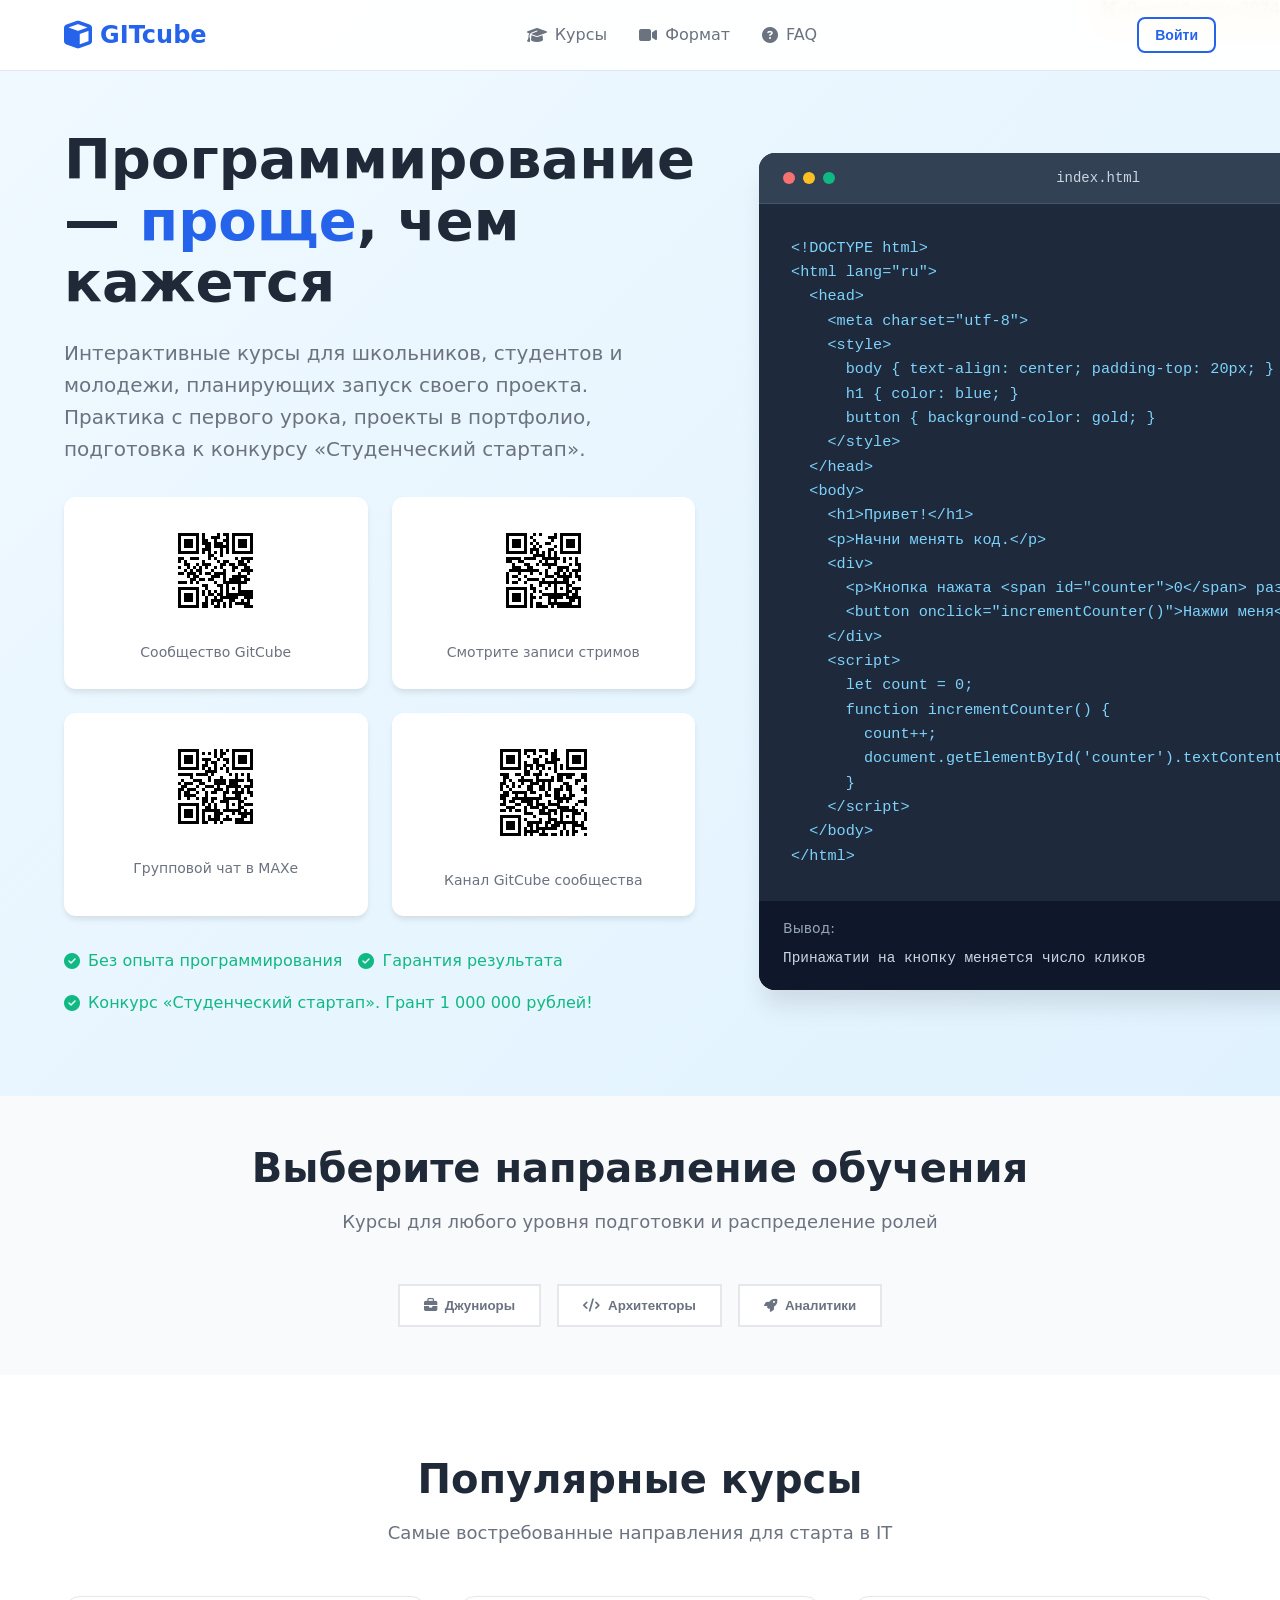
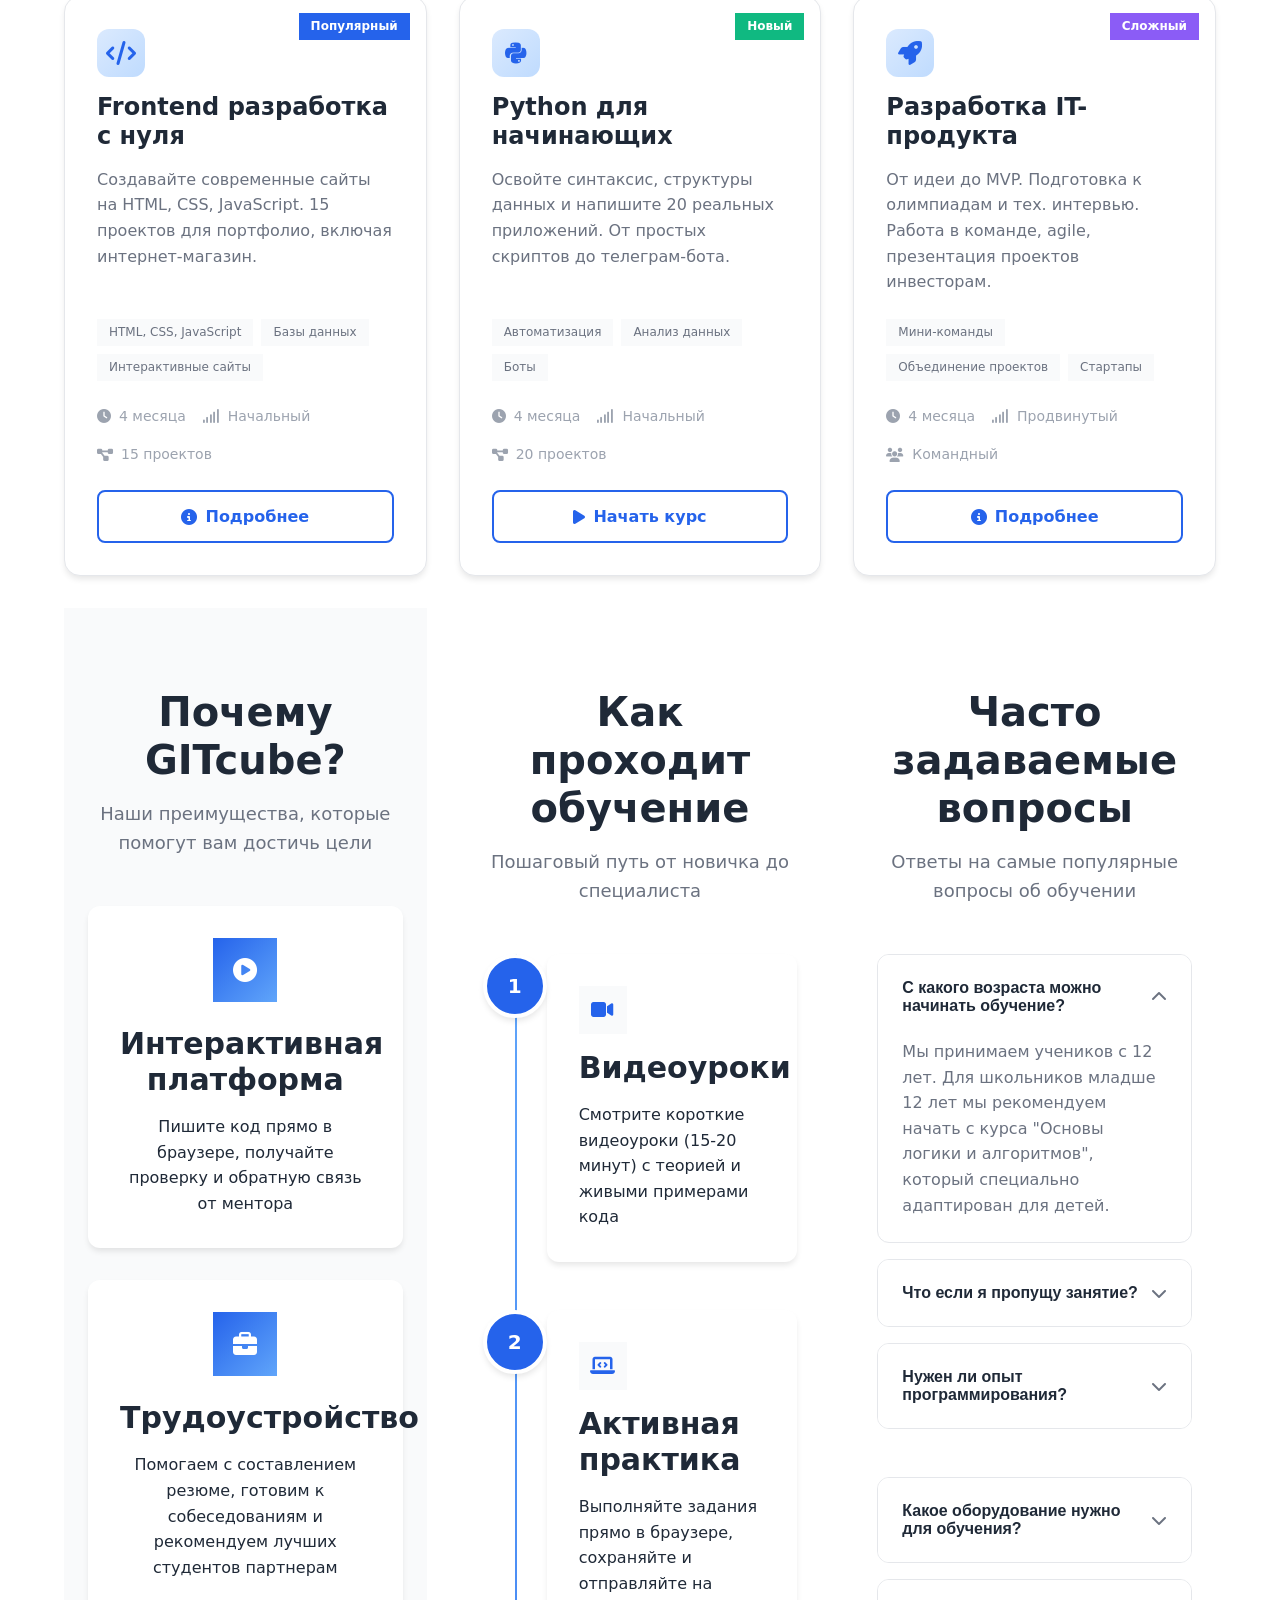
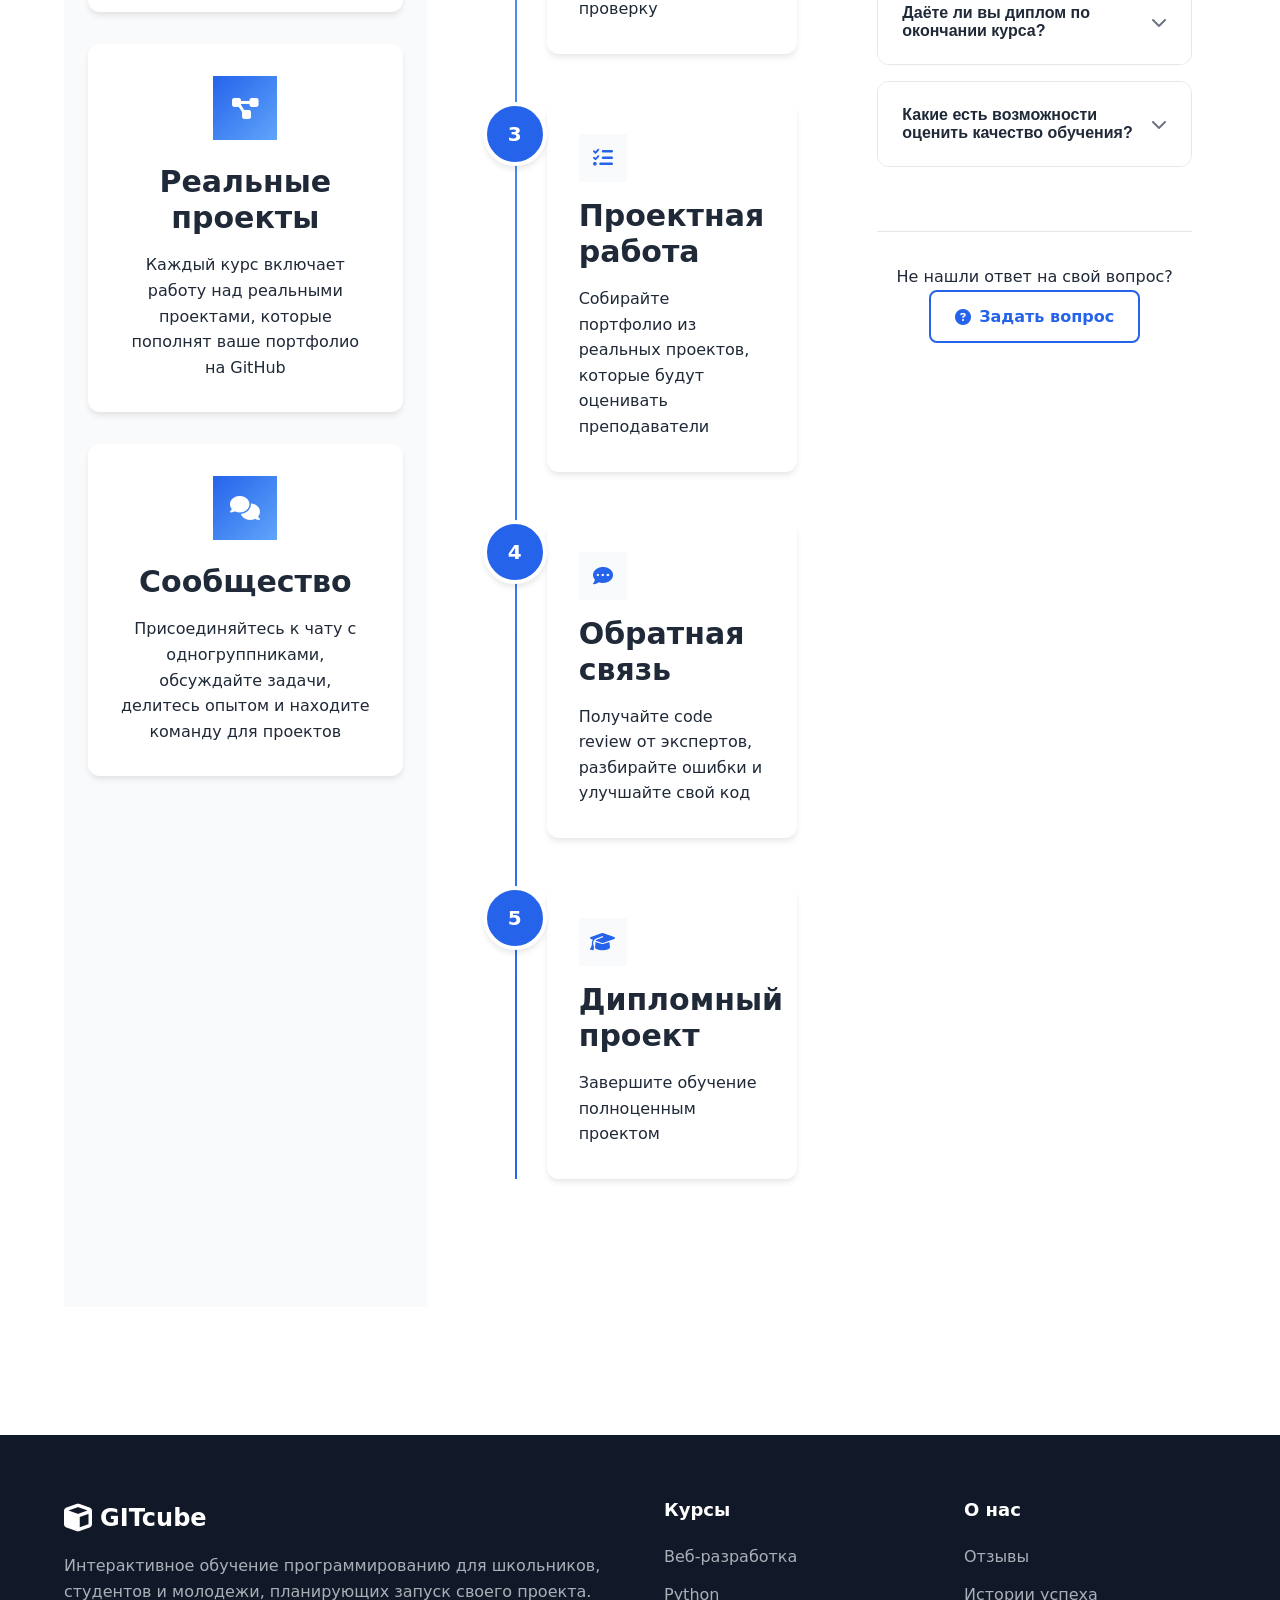
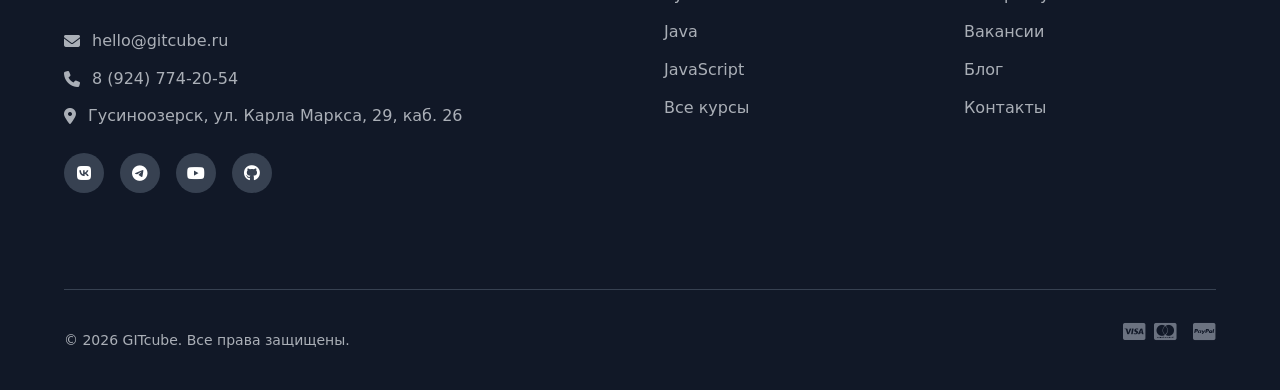
<file: index.html>
<!DOCTYPE html>
<html lang="ru">
<head>
    <meta charset="UTF-8">
    <meta name="viewport" content="width=device-width, initial-scale=1.0">
    <title>GITcube — интерактивное обучение программированию с нуля</title>
    <link rel="stylesheet" href="https://cdnjs.cloudflare.com/ajax/libs/font-awesome/6.4.0/css/all.min.css">
    <link rel="stylesheet" href="style.css">
</head>
<body>
    <!-- Шапка -->
    <header class="header">
        <div class="container">
            <a href="https://newitcube.github.io/" class="logo">
                <i class="fas fa-cube"></i> GITcube
            </a>
            <nav class="nav">
                <a href="#courses" class="nav-link"><i class="fas fa-graduation-cap"></i> Курсы</a>
                <a href="#format" class="nav-link"><i class="fas fa-video"></i> Формат</a>

                <a href="#faq" class="nav-link"><i class="fas fa-question-circle"></i> FAQ</a>
            </nav>
            <div class="header-actions">
                <button class="btn btn-outline btn-small" id="loginBtn">Войти</button>
            </div>
            <button class="burger-menu" id="burgerMenu">☰</button>
        </div>
    </header>

    <!-- Мобильное меню -->
    <div class="mobile-menu" id="mobileMenu">
        <div class="mobile-menu-header">
            <a href="/" class="logo">
                <i class="fas fa-cube"></i> GITcube
            </a>
            <button class="close-menu" id="closeMenu">×</button>
        </div>
        <nav class="mobile-nav">
            <a href="#courses" class="mobile-nav-link"><i class="fas fa-graduation-cap"></i> Курсы</a>
            <a href="#format" class="mobile-nav-link"><i class="fas fa-video"></i> Формат</a>
            <a href="#faq" class="mobile-nav-link"><i class="fas fa-question-circle"></i> FAQ</a>
        </nav>
        <div class="mobile-actions">
            <button class="btn btn-outline btn-block">Войти</button>
            <button class="btn btn-primary btn-block">Начать учиться</button>
        </div>
    </div>

    <main class="main">

        <!-- Герой-секция -->

        <section class="hero">
            <div class="container">
                <div class="hero-content">
                    <h1 class="hero-title">Программирование — <span class="highlight">проще</span>, чем кажется</h1>
                    <p class="hero-subtitle">Интерактивные курсы для школьников, студентов и молодежи, планирующих запуск своего проекта. Практика с первого урока, проекты в портфолио, подготовка к конкурсу «Студенческий стартап».</p>
                    
<div class="hero-stats">
  <div class="stat">
    <span class="stat-number"><img src="images/1vk.com_gitcube.png" alt=""></span>
    <span class="stat-label">
        <a href="https://vk.com/gitcube" target="_blank" rel="noopener noreferrer" style="text-decoration: none; color: inherit;">Сообщество GitCube</a>
    </span>
  </div>

  <div class="stat">
    <span class="stat-number"><img src="images/2vkvideo.ru_gitcube.png" alt=""></span>
    <span class="stat-label">
        <a href="https://live.vkvideo.ru/gitcube" target="_blank" rel="noopener noreferrer" style="text-decoration: none; color: inherit;">Смотрите записи стримов</a>
    </span>
  </div>

  <div class="stat">
    <span class="stat-number"><img src="images/3vk.com_max.png" alt=""></span>
    <span class="stat-label">
        <a href="https://web.max.ru/-70603371353470" target="_blank" rel="noopener noreferrer" style="text-decoration: none; color: inherit;">Групповой чат в МАХе</a>
    </span>
  </div>

  <div class="stat">
    <span class="stat-number"><img src="images/4vk.com_channel.png" alt=""></span>
    <span class="stat-label">
        <a href="https://vk.com/im/channels/-234893193" target="_blank" rel="noopener noreferrer" style="text-decoration: none; color: inherit;">Канал GitCube сообщества</a>
    </span>
  </div>
</div>

<!-- Кнопка - Начать учиться
                    <div class="hero-actions">
                        <a href="https://newitcube.github.io/editor.html" target="_blank" class="btn btn-primary btn-large">
                            <i class="fas fa-play-circle"></i> Начать учиться
                        </a>
                    </div>
 -->
                    <div class="hero-features">
                        <div class="feature-item">
                            <i class="fas fa-check-circle"></i>
                            <span>Без опыта программирования</span>
                        </div>
                        <div class="feature-item">
                            <i class="fas fa-check-circle"></i>
                            <span>Гарантия результата</span>
                        </div>
                        <div class="feature-item">
                            <i class="fas fa-check-circle"></i>
                            <span>Конкурс «Студенческий стартап».  Грант 1 000 000 рублей!</span>
                        </div>
                    </div>
                </div>
                
                <div class="hero-visual">
                    <div class="code-editor-preview">
                        <div class="editor-header">
                            <div class="editor-dots">
                                <span class="dot red"></span>
                                <span class="dot yellow"></span>
                                <span class="dot green"></span>
                            </div>
                            <span class="editor-title">index.html</span>
                            <div class="editor-actions">
                                <i class="fas fa-play"></i>
                            </div>
                        </div>
                        <pre class="code-preview"><code>&lt;!DOCTYPE html&gt;
&lt;html lang=&quot;ru&quot;&gt;
  &lt;head&gt;
    &lt;meta charset=&quot;utf-8&quot;&gt;
    &lt;style&gt;
      body { text-align: center; padding-top: 20px; }
      h1 { color: blue; }
      button { background-color: gold; }
    &lt;/style&gt;
  &lt;/head&gt;
  &lt;body&gt;
    &lt;h1&gt;Привет!&lt;/h1&gt;
    &lt;p&gt;Начни менять код.&lt;/p&gt;
    &lt;div&gt;
      &lt;p&gt;Кнопка нажата &lt;span id=&quot;counter&quot;&gt;0&lt;/span&gt; раз(а)&lt;/p&gt;
      &lt;button onclick=&quot;incrementCounter()&quot;&gt;Нажми меня&lt;/button&gt;
    &lt;/div&gt;
    &lt;script&gt;
      let count = 0;
      function incrementCounter() {
        count++;
        document.getElementById(&#39;counter&#39;).textContent = count;
      }
    &lt;/script&gt;
  &lt;/body&gt;
&lt;/html&gt;</code></pre>
                        <div class="editor-footer">
                            <div class="output-preview">
                                <span class="output-label">Вывод:</span>
                                <div class="output-content">
                                    <span class="output-line">Принажатии на кнопку меняется число кликов</span>
                                </div>
                            </div>
                        </div>
                    </div>
                    
                    <div class="floating-elements">
                        <div class="floating-badge badge-1">
                            <i class="fas fa-medal"></i>
                            <span>Лучший курс 2024</span>
                        </div>
                    </div>
                </div>
            </div>
        </section>

        <!-- Категории курсов -->
        <section class="categories">
            <div class="container">
                <h2 class="section-title">Выберите направление обучения</h2>
                <p class="section-subtitle">Курсы для любого уровня подготовки и  распределение ролей</p>
                
                <div class="category-tabs">

                    <button class="category-tab" data-category="job">
                        <i class="fas fa-briefcase"></i> Джуниоры
                    </button>

                    <button class="category-tab" data-category="programming">
                        <i class="fas fa-code"></i> Архитекторы
                    </button>

                    <button class="category-tab" data-category="advanced">
                        <i class="fas fa-rocket"></i> Аналитики
                    </button>

                </div>
            </div>
        </section>

        <!-- Популярные курсы -->
        <section id="courses" class="courses">
            <div class="container">
                <div class="section-header">
                    <h2 class="section-title">Популярные курсы</h2>
                    <p class="section-subtitle">Самые востребованные направления для старта в IT</p>
                </div>
                
                <div class="courses-grid">

<!-- Веб-разработка -->
<div class="course-card" data-category="programming">
    <div class="course-badge popular">Популярный</div>
    <div class="course-header">
        <div class="course-icon">
            <i class="fas fa-code"></i>
        </div>
    </div>
    <h3 class="course-title">Frontend разработка с нуля</h3>
    <p class="course-description">Создавайте современные сайты на HTML, CSS, JavaScript. 15 проектов для портфолио, включая интернет-магазин.</p>

    <div class="course-features">
        <span class="feature-tag">HTML, CSS, JavaScript</span>
        <span class="feature-tag">Базы данных</span>
        <span class="feature-tag">Интерактивные сайты</span>
    </div>

    <div class="course-meta">
        <div class="meta-item">
            <i class="fas fa-clock"></i>
            <span>4 месяца</span>
        </div>
        <div class="meta-item">
            <i class="fas fa-signal"></i>
            <span>Начальный</span>
        </div>
        <div class="meta-item">
            <i class="fas fa-project-diagram"></i>
            <span>15 проектов</span>
        </div>
    </div>

     <!-- Кнопка-ссылка  -->
                        <a href="https://newitcube.github.io/development.html" rel="noopener noreferrer" class="btn btn-outline btn-block" style="text-decoration: none; display: flex; align-items: center; justify-content: center; gap: 8px;">
    <i class="fas fa-info-circle"></i> Подробнее
</a>

</div>


<!-- Python -->
<div class="course-card" data-category="programming">
    <div class="course-badge new">Новый</div>
    <div class="course-header">
        <div class="course-icon">
            <i class="fab fa-python"></i>
        </div>
    </div>
    <h3 class="course-title">Python для начинающих</h3>
    <p class="course-description">Освойте синтаксис, структуры данных и напишите 20 реальных приложений. От простых скриптов до телеграм-бота.</p>

    <div class="course-features">
        <span class="feature-tag">Автоматизация</span>
        <span class="feature-tag">Анализ данных</span>
        <span class="feature-tag">Боты</span>
    </div>

    <div class="course-meta">
        <div class="meta-item">
            <i class="fas fa-clock"></i>
            <span>4 месяца</span>
        </div>
        <div class="meta-item">
            <i class="fas fa-signal"></i>
            <span>Начальный</span>
        </div>
        <div class="meta-item">
            <i class="fas fa-project-diagram"></i>
            <span>20 проектов</span>
        </div>
    </div>

    <!-- Кнопка-ссылка  -->
    <a href="https://newitcube.github.io/editorpy.html" target="_blank" rel="noopener noreferrer" class="btn btn-outline btn-block" style="text-decoration: none; display: flex; align-items: center; justify-content: center; gap: 8px;">
        <i class="fas fa-play"></i> Начать курс
    </a>
</div>


                    <!-- Разработка IT-продукта -->
                    <div class="course-card" data-category="advanced">
                        <div class="course-badge advanced">Сложный</div>
                        <div class="course-header">
                            <div class="course-icon">
                                <i class="fas fa-rocket"></i>
                            </div>
                        </div>
                        <h3 class="course-title">Разработка IT-продукта</h3>
                        <p class="course-description">От идеи до MVP. Подготовка к олимпиадам и тех. интервью. Работа в команде, agile, презентация проектов инвесторам.</p>
                        

    <div class="course-features">
        <span class="feature-tag">Мини-команды</span>
        <span class="feature-tag">Объединение проектов</span>
        <span class="feature-tag">Стартапы</span>
    </div>

                        <div class="course-meta">
                            <div class="meta-item">
                                <i class="fas fa-clock"></i>
                                <span>4 месяца</span>
                            </div>
                            <div class="meta-item">
                                <i class="fas fa-signal"></i>
                                <span>Продвинутый</span>
                            </div>
                            <div class="meta-item">
                                <i class="fas fa-users"></i>
                                <span>Командный</span>
                            </div>
                        </div>
     <!-- Кнопка-ссылка  -->
                        <a href="https://newitcube.github.io/developmentpro.html" rel="noopener noreferrer" class="btn btn-outline btn-block" style="text-decoration: none; display: flex; align-items: center; justify-content: center; gap: 8px;">
    <i class="fas fa-info-circle"></i> Подробнее
</a>

                    </div>


        <!-- Преимущества обучения -->
        <section class="benefits">
            <div class="container">
                <div class="section-header">
                    <h2 class="section-title">Почему GITcube?</h2>
                    <p class="section-subtitle">Наши преимущества, которые помогут вам достичь цели</p>
                </div>
                
                <div class="benefits-grid">
                    <div class="benefit-card">
                        <div class="benefit-icon">
                            <i class="fas fa-play-circle"></i>
                        </div>
                        <h3>Интерактивная платформа</h3>
                        <p>Пишите код прямо в браузере, получайте проверку и обратную связь от ментора</p>
                    </div>
                    
                    <div class="benefit-card">
                        <div class="benefit-icon">
                            <i class="fas fa-briefcase"></i>
                        </div>
                        <h3>Трудоустройство</h3>
                        <p>Помогаем с составлением резюме, готовим к собеседованиям и рекомендуем лучших студентов партнерам</p>
                    </div>
                    
                    <div class="benefit-card">
                        <div class="benefit-icon">
                            <i class="fas fa-project-diagram"></i>
                        </div>
                        <h3>Реальные проекты</h3>
                        <p>Каждый курс включает работу над реальными проектами, которые пополнят ваше портфолио на GitHub</p>
                    </div>
                    
                    <div class="benefit-card">
                        <div class="benefit-icon">
                            <i class="fas fa-comments"></i>
                        </div>
                        <h3>Сообщество</h3>
                        <p>Присоединяйтесь к чату с одногруппниками, обсуждайте задачи, делитесь опытом и находите команду для проектов</p>
                    </div>
                </div>
            </div>
        </section>

        <!-- Формат обучения -->
        <section id="format" class="format">
            <div class="container">
                <div class="section-header">
                    <h2 class="section-title">Как проходит обучение</h2>
                    <p class="section-subtitle">Пошаговый путь от новичка до специалиста</p>
                </div>
                
                <div class="format-timeline">
                    <div class="timeline-step">
                        <div class="step-number">1</div>
                        <div class="step-content">
                            <div class="step-icon">
                                <i class="fas fa-video"></i>
                            </div>
                            <h3>Видеоуроки</h3>
                            <p>Смотрите короткие видеоуроки (15-20 минут) с теорией и живыми примерами кода</p>
                        </div>
                    </div>
                    
                    <div class="timeline-step">
                        <div class="step-number">2</div>
                        <div class="step-content">
                            <div class="step-icon">
                                <i class="fas fa-laptop-code"></i>
                            </div>
                            <h3>Активная практика</h3>
                            <p>Выполняйте задания прямо в браузере, сохраняйте и отправляйте на проверку</p>
                        </div>
                    </div>
                    
                    <div class="timeline-step">
                        <div class="step-number">3</div>
                        <div class="step-content">
                            <div class="step-icon">
                                <i class="fas fa-tasks"></i>
                            </div>
                            <h3>Проектная работа</h3>
                            <p>Собирайте портфолио из реальных проектов, которые будут оценивать преподаватели</p>
                        </div>
                    </div>
                    
                    <div class="timeline-step">
                        <div class="step-number">4</div>
                        <div class="step-content">
                            <div class="step-icon">
                                <i class="fas fa-comment-dots"></i>
                            </div>
                            <h3>Обратная связь</h3>
                            <p>Получайте code review от экспертов, разбирайте ошибки и улучшайте свой код</p>
                        </div>
                    </div>
                    
                    <div class="timeline-step">
                        <div class="step-number">5</div>
                        <div class="step-content">
                            <div class="step-icon">
                                <i class="fas fa-graduation-cap"></i>
                            </div>
                            <h3>Дипломный проект</h3>
                            <p>Завершите обучение полноценным проектом</p>
                        </div>
                    </div>
                </div>
            </div>
        </section>

              <!-- FAQ -->
        <section id="faq" class="faq">
            <div class="container">
                <div class="section-header">
                    <h2 class="section-title">Часто задаваемые вопросы</h2>
                    <p class="section-subtitle">Ответы на самые популярные вопросы об обучении</p>
                </div>
                
                <div class="faq-grid">
                    <div class="faq-column">
                        <div class="faq-item active">
                            <button class="faq-question">
                                <span>С какого возраста можно начинать обучение?</span>
                                <i class="fas fa-chevron-down"></i>
                            </button>
                            <div class="faq-answer">
                                <p>Мы принимаем учеников с 12 лет. Для школьников младше 12 лет мы рекомендуем начать с курса "Основы логики и алгоритмов", который специально адаптирован для детей.</p>
                            </div>
                        </div>
                        
                        <div class="faq-item">
                            <button class="faq-question">
                                <span>Что если я пропущу занятие?</span>
                                <i class="fas fa-chevron-down"></i>
                            </button>
                            <div class="faq-answer">
                                <p>Все занятия доступны в записи. Вы можете смотреть их в любое удобное время и задавать вопросы преподавателю в чате.</p>
                            </div>
                        </div>
                        
                        <div class="faq-item">
                            <button class="faq-question">
                                <span>Нужен ли опыт программирования?</span>
                                <i class="fas fa-chevron-down"></i>
                            </button>
                            <div class="faq-answer">
                                <p>Нет, большинство курсов рассчитаны на новичков. Мы начинаем с самых основ: установки программ, синтаксиса языка, базовых конструкций.</p>
                            </div>
                        </div>
                    </div>
                    
                    <div class="faq-column">
                        <div class="faq-item">
                            <button class="faq-question">
                                <span>Какое оборудование нужно для обучения?</span>
                                <i class="fas fa-chevron-down"></i>
                            </button>
                            <div class="faq-answer">
                                <p>Достаточно смартфона, планшета, мини ПК, ТВ приставки с браузером, обычного компьютера или ноутбука с доступом в интернет. Для программирования подойдёт даже не самый мощный компьютер.</p>
                            </div>
                        </div>
                        
                        <div class="faq-item">
                            <button class="faq-question">
                                <span>Даёте ли вы диплом по окончании курса?</span>
                                <i class="fas fa-chevron-down"></i>
                            </button>
                            <div class="faq-answer">
                                <p>Да, после успешного завершения курса и защиты дипломного проекта вы получите электронный диплом, который можно добавить в LinkedIn и резюме. Но главное то, что у вас появляется возможность участвовать в государственных грантах и получить возможность создать свой стартап.</p>
                            </div>
                        </div>
                        
                        <div class="faq-item">
                            <button class="faq-question">
                                <span>Какие есть возможности оценить качество обучения?</span>
                                <i class="fas fa-chevron-down"></i>
                            </button>
                            <div class="faq-answer">
                                <p>Качество обучения зависит от учебной программы и усилий студента, наша программа предлагает глубокое обучение основанное на идеях концепции открытого исходного кода.</p>
                            </div>
                        </div>
                    </div>
                </div>
                
                <div class="faq-contact">
                    <p>Не нашли ответ на свой вопрос?</p>
                    <a href="#contact" class="btn btn-outline">
                        <i class="fas fa-question-circle"></i> Задать вопрос
                    </a>
                </div>
            </div>
        </section>


    </main>

    <!-- Футер -->
    <footer class="footer">
        <div class="container">
            <div class="footer-content">
                <div class="footer-col footer-col-main">
                    <a href="/" class="logo footer-logo">
                        <i class="fas fa-cube"></i> GITcube
                    </a>
                    <p class="footer-description">Интерактивное обучение программированию для школьников, студентов и молодежи, планирующих запуск своего проекта.</p>
                    
                    <div class="footer-contacts">
                        <div class="contact-item">
                            <i class="fas fa-envelope"></i>
                            <span>hello@gitcube.ru</span>
                        </div>
                        <div class="contact-item">
                            <i class="fas fa-phone"></i>
                            <span>8 (924) 774-20-54</span>
                        </div>
                        <div class="contact-item">
                            <i class="fas fa-map-marker-alt"></i>
                            <span>Гусиноозерск, ул. Карла Маркса, 29, каб. 26</span>
                        </div>
                    </div>
                    
                    <div class="social-links">
                        <a href="#" class="social-link" aria-label="ВКонтакте">
                            <i class="fab fa-vk"></i>
                        </a>
                        <a href="#" class="social-link" aria-label="Telegram">
                            <i class="fab fa-telegram"></i>
                        </a>
                        <a href="#" class="social-link" aria-label="YouTube">
                            <i class="fab fa-youtube"></i>
                        </a>
                        <a href="#" class="social-link" aria-label="GitHub">
                            <i class="fab fa-github"></i>
                        </a>
                    </div>
                </div>
                
                <div class="footer-col">
                    <h4 class="footer-title">Курсы</h4>
                    <a href="#" class="footer-link">Веб-разработка</a>
                    <a href="#" class="footer-link">Python</a>
                    <a href="#" class="footer-link">Java</a>
                    <a href="#" class="footer-link">JavaScript</a>

                    <a href="#" class="footer-link">Все курсы</a>
                </div>
                
                <div class="footer-col">
                    <h4 class="footer-title">О нас</h4>
                    <a href="#" class="footer-link">Отзывы</a>
                    <a href="#" class="footer-link">Истории успеха</a>
                    <a href="#" class="footer-link">Вакансии</a>
                    <a href="#" class="footer-link">Блог</a>
                    <a href="#" class="footer-link">Контакты</a>
                </div>

                <div class="footer-col">
                 <!--
                    <h4 class="footer-title">Помощь</h4>
                    <a href="#" class="footer-link">FAQ</a>
                    <a href="#" class="footer-link">Техподдержка</a>
                    <a href="#" class="footer-link">Политика конфиденциальности</a>
                -->
                </div>

                <div class="footer-col">
                 <!--
                    <h4 class="footer-title">Дополнительно</h4>
                    <a href="#" class="footer-link">Бесплатные уроки</a>
                    <a href="#" class="footer-link">Тест на профориентацию</a>

                    <a href="#" class="footer-link">Мероприятия</a>
                    <a href="#" class="footer-link">Корпоративное обучение</a>
                    <a href="#" class="footer-link">Партнёрская программа</a>
                  -->
                </div>
            </div>

            <div class="footer-bottom">
                <div class="footer-bottom-content">
                    <p class="copyright">&copy; 2026 GITcube. Все права защищены.</p>
                    <div class="footer-info">
 <!--
                        <span>ИНН: 1234567890</span>
                        <span>ОГРН: 1234567890123</span>
 -->
                    </div>
                    <div class="payment-methods">
                        <i class="fab fa-cc-visa"></i>
                        <i class="fab fa-cc-mastercard"></i>
                        <i class="fab fa-cc-mir"></i>
                        <i class="fab fa-cc-paypal"></i>
                    </div>
                </div>
            </div>
        </div>
    </footer>

    <script src="java.js"></script>
</body>
</html>
</file>
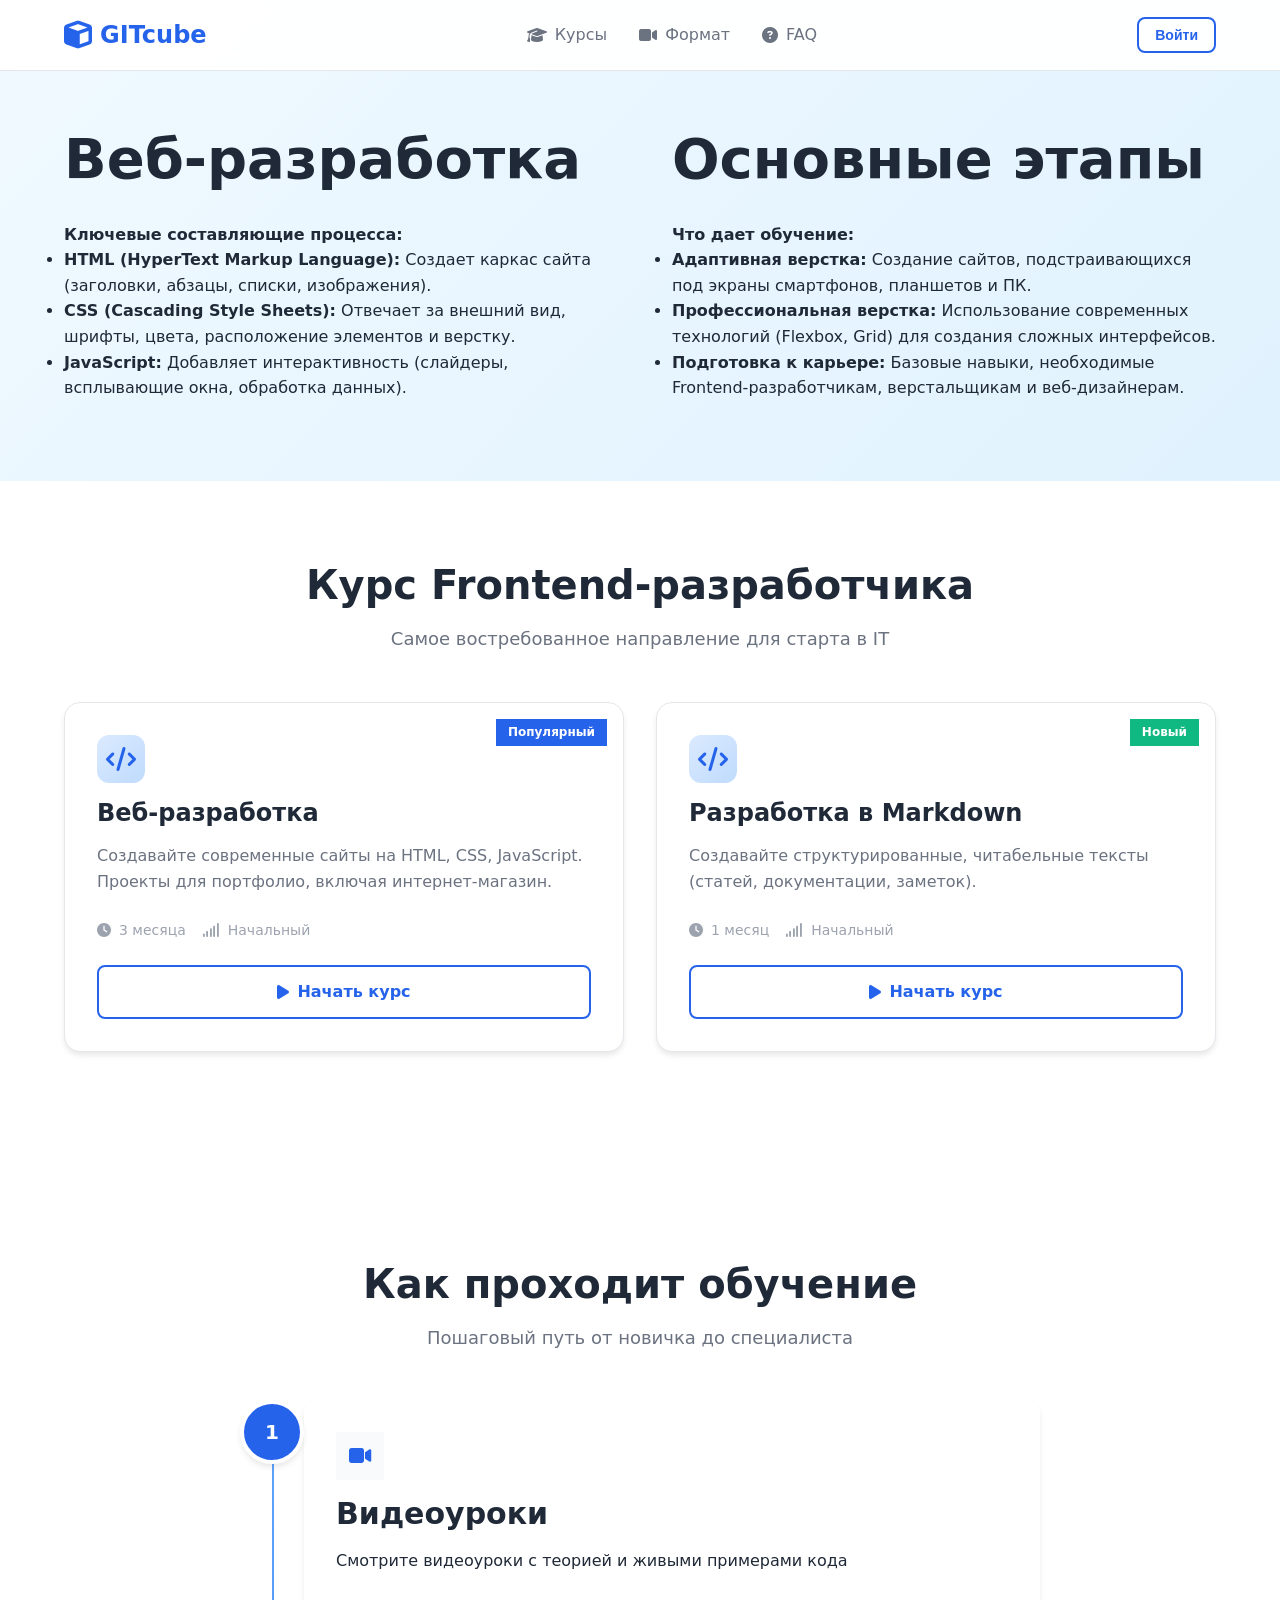
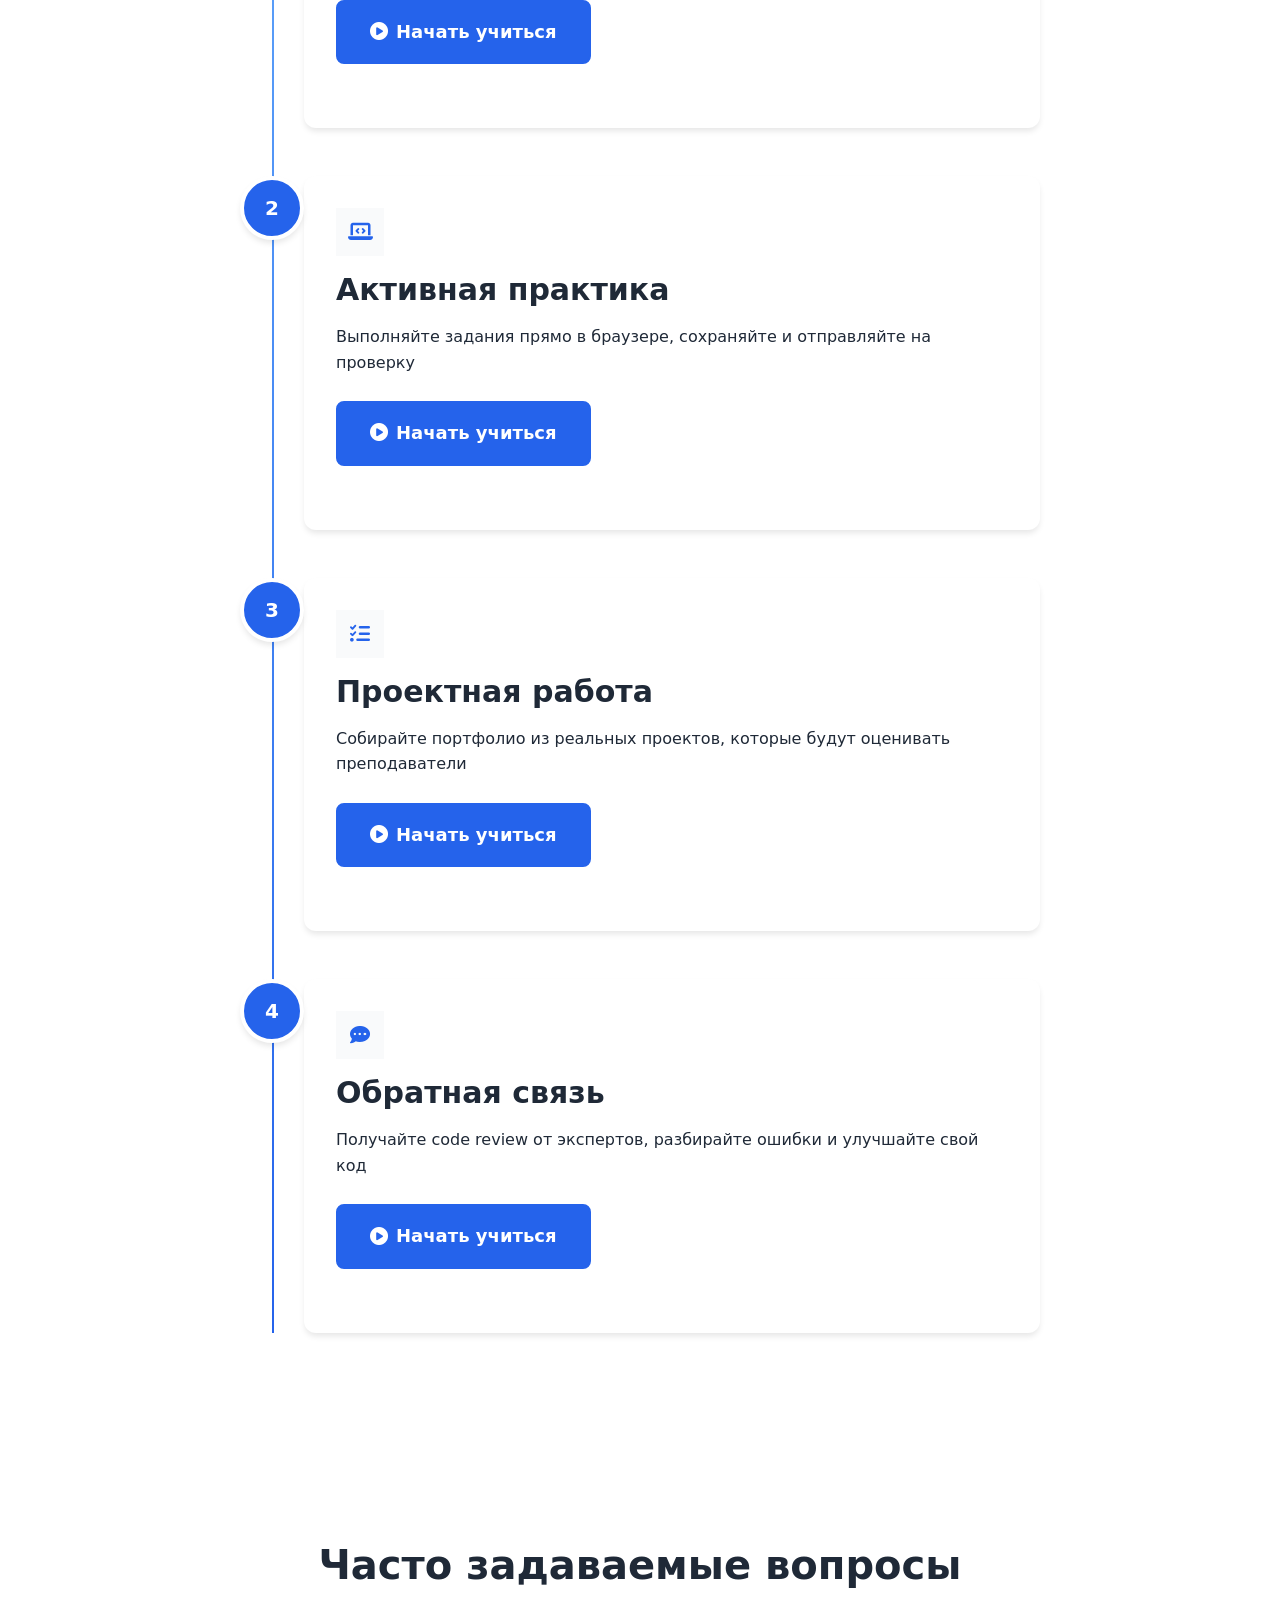
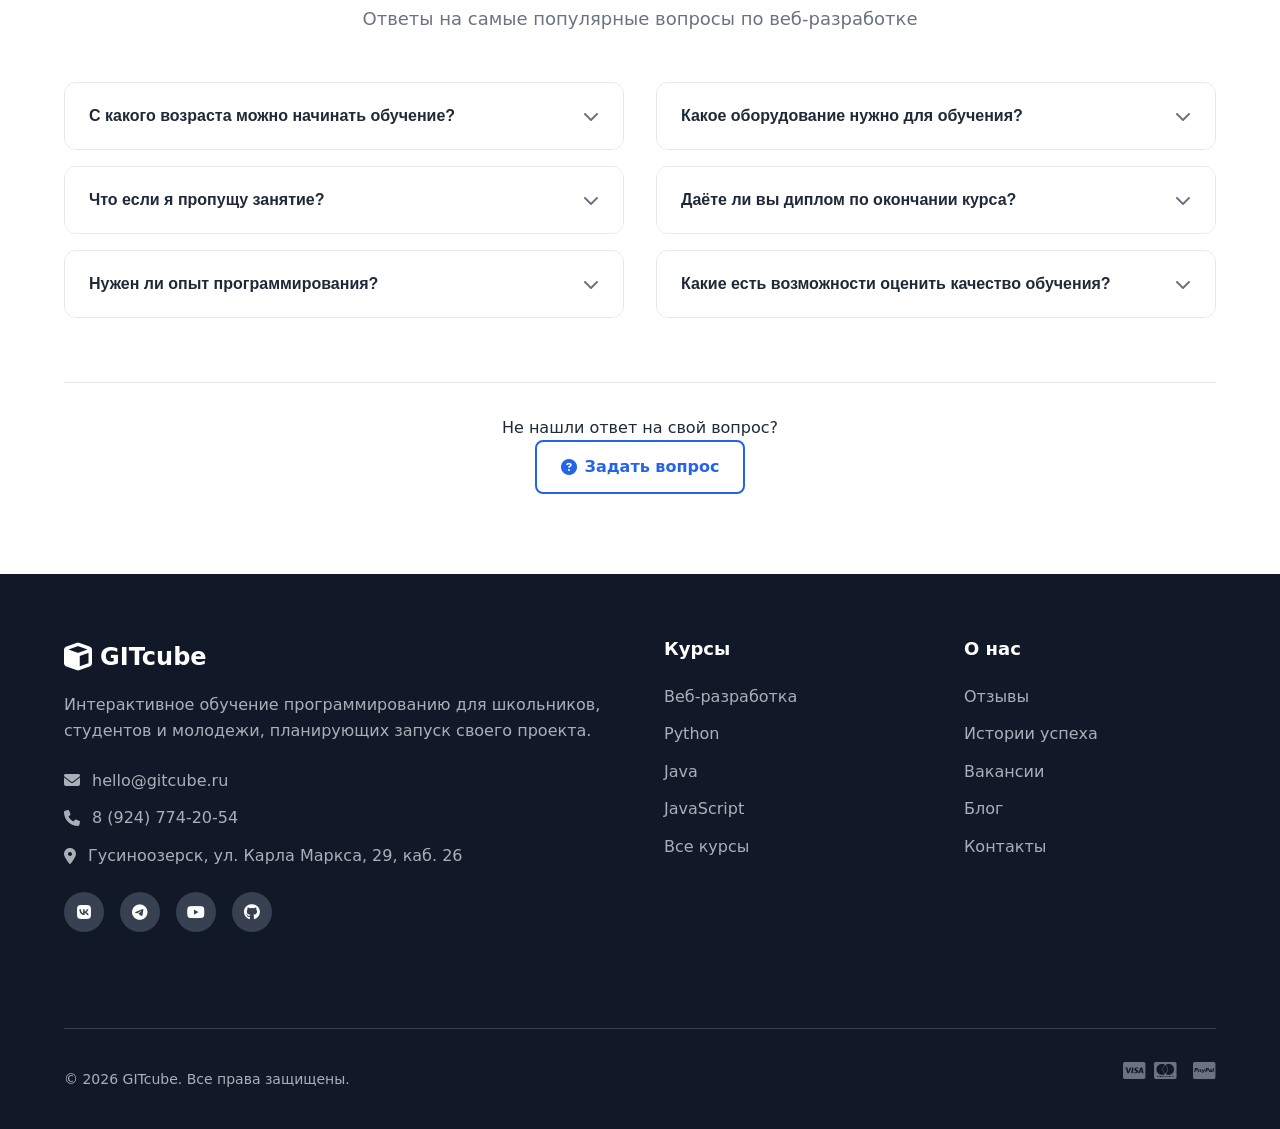
<file: development.html>
<!DOCTYPE html>
<html lang="ru">
<head>
    <meta charset="UTF-8">
    <meta name="viewport" content="width=device-width, initial-scale=1.0">
    <title>GITcube — интерактивное обучение программированию с нуля</title>
    <link rel="stylesheet" href="https://cdnjs.cloudflare.com/ajax/libs/font-awesome/6.4.0/css/all.min.css">
    <link rel="stylesheet" href="style.css">
</head>
<body>
    <!-- Шапка -->
    <header class="header">
        <div class="container">
            <a href="https://newitcube.github.io/" class="logo">
                <i class="fas fa-cube"></i> GITcube
            </a>
            <nav class="nav">
                <a href="#courses" class="nav-link"><i class="fas fa-graduation-cap"></i> Курсы</a>
                <a href="#format" class="nav-link"><i class="fas fa-video"></i> Формат</a>

                <a href="#faq" class="nav-link"><i class="fas fa-question-circle"></i> FAQ</a>
            </nav>
            <div class="header-actions">
                <button class="btn btn-outline btn-small" id="loginBtn">Войти</button>
            </div>
            <button class="burger-menu" id="burgerMenu">☰</button>
        </div>
    </header>

    <!-- Мобильное меню -->
    <div class="mobile-menu" id="mobileMenu">
        <div class="mobile-menu-header">
            <a href="/" class="logo">
                <i class="fas fa-cube"></i> GITcube
            </a>
            <button class="close-menu" id="closeMenu">×</button>
        </div>
        <nav class="mobile-nav">
            <a href="#courses" class="mobile-nav-link"><i class="fas fa-graduation-cap"></i> Курсы</a>
            <a href="#format" class="mobile-nav-link"><i class="fas fa-video"></i> Формат</a>
            <a href="#faq" class="mobile-nav-link"><i class="fas fa-question-circle"></i> FAQ</a>
        </nav>
        <div class="mobile-actions">
            <button class="btn btn-outline btn-block">Войти</button>
            <button class="btn btn-primary btn-block">Начать учиться</button>
        </div>
    </div>

    <main class="main">

<section class="hero">
    <div class="container hero-flex-container"> <!-- Добавили класс для флекса -->

        <!-- Первый блок (левый) -->
        <div class="hero-block">
            <h1 class="hero-title">Веб-разработка</h1>
            <p class="hero-subtitle">
            <p><strong>Ключевые составляющие процесса:</strong></p>
<ul>
<li><strong>HTML (HyperText Markup Language):</strong> Создает каркас сайта (заголовки, абзацы, списки, изображения).</li>
<li><strong>CSS (Cascading Style Sheets):</strong> Отвечает за внешний вид, шрифты, цвета, расположение элементов и верстку.</li>
<li><strong>JavaScript:</strong> Добавляет интерактивность (слайдеры, всплывающие окна, обработка данных). </li>

</ul>
            </p>
        </div>

        <!-- Второй блок (правый) -->
        <div class="hero-block">
            <h1 class="hero-title">Основные этапы</h1>
            <p class="hero-subtitle">
<p><strong>Что дает обучение:</strong></p>
<ul>
<li><strong>Адаптивная верстка:</strong> Создание сайтов, подстраивающихся под экраны смартфонов, планшетов и ПК.</li>
<li><strong>Профессиональная верстка:</strong> Использование современных технологий (Flexbox, Grid) для создания сложных интерфейсов.</li>
<li><strong>Подготовка к карьере:</strong> Базовые навыки, необходимые Frontend-разработчикам, верстальщикам и веб-дизайнерам.</li>

</ul>
            </p>
        </div>

    </div>
</section>



        <!-- Популярные курсы -->
        <section id="courses" class="courses">
            <div class="container">
                <div class="section-header">
                    <h2 class="section-title">Курс Frontend-разработчика</h2>
                    <p class="section-subtitle">Самое востребованное направление для старта в IT</p>
                </div>

                <div class="courses-grid">
                    <!-- Веб-разработка -->
                    <div class="course-card">
                        <div class="course-badge popular">Популярный</div>
                        <div class="course-header"><div class="course-icon"><i class="fas fa-code"></i></div></div>
                        <h3 class="course-title">Веб-разработка </h3>
                        <p class="course-description">Создавайте современные сайты на HTML, CSS, JavaScript. Проекты для портфолио, включая интернет-магазин.
                        </p>
                        <div class="course-meta">
                            <div class="meta-item"><i class="fas fa-clock"></i> <span>3 месяца</span></div>
                            <div class="meta-item"><i class="fas fa-signal"></i> <span>Начальный</span></div>
                        </div>
                        <a href="https://newitcube.github.io/editor.html" target="_blank" class="btn btn-outline btn-block" style="text-decoration: none; display: flex; align-items: center; justify-content: center; gap: 8px;">
                            <i class="fas fa-play"></i> Начать курс
                        </a>
                    </div>

                    <!-- Markdown-разработка -->
                    <div class="course-card">
                        <div class="course-badge new">Новый</div>
                        <div class="course-header"><div class="course-icon"><i class="fas fa-code"></i></div></div>
                        <h3 class="course-title">Разработка в Markdown
                        </h3>
                        <p class="course-description">Создавайте структурированные, читабельные тексты (статей, документации, заметок).
                        </p>
                        <div class="course-meta">
                            <div class="meta-item"><i class="fas fa-clock"></i> <span>1 месяц</span></div>
                            <div class="meta-item"><i class="fas fa-signal"></i> <span>Начальный</span></div>
                        </div>
                        <a href="https://newitcube.github.io/editormd.html" target="_blank" class="btn btn-outline btn-block" style="text-decoration: none; display: flex; align-items: center; justify-content: center; gap: 8px;">
                            <i class="fas fa-play"></i> Начать курс
                        </a>
                    </div>


                </div>
            </div>
        </section>

                <!-- Формат обучения -->
        <section id="format" class="format">
            <div class="container">
                <div class="section-header">
                    <h2 class="section-title">Как проходит обучение</h2>
                    <p class="section-subtitle">Пошаговый путь от новичка до специалиста</p>
                </div>

                <div class="format-timeline">
                    <div class="timeline-step">
                        <div class="step-number">1</div>
                        <div class="step-content">
                            <div class="step-icon">
                                <i class="fas fa-video"></i>
                            </div>

                            <h3>Видеоуроки</h3>
                            <p>Смотрите видеоуроки с теорией и живыми примерами кода</p>
                            <p>&nbsp;</p>

                            <div class="hero-actions">
                        <a href="https://newitcube.github.io/editor.html" target="_blank" class="btn btn-primary btn-large">
                            <i class="fas fa-play-circle"></i> Начать учиться
                        </a>
                            </div>
                        </div>

                    </div>

                    <div class="timeline-step">
                        <div class="step-number">2</div>
                        <div class="step-content">
                            <div class="step-icon">
                                <i class="fas fa-laptop-code"></i>
                            </div>
                            <h3>Активная практика</h3>
                            <p>Выполняйте задания прямо в браузере, сохраняйте и отправляйте на проверку</p>
                            <p>&nbsp;</p>

                            <div class="hero-actions">
                        <a href="https://newitcube.github.io/editor.html" target="_blank" class="btn btn-primary btn-large">
                            <i class="fas fa-play-circle"></i> Начать учиться
                        </a>
                            </div>
                        </div>
                    </div>

                    <div class="timeline-step">
                        <div class="step-number">3</div>
                        <div class="step-content">
                            <div class="step-icon">
                                <i class="fas fa-tasks"></i>
                            </div>
                            <h3>Проектная работа</h3>
                            <p>Собирайте портфолио из реальных проектов, которые будут оценивать преподаватели</p>
                            <p>&nbsp;</p>

                            <div class="hero-actions">
                        <a href="https://newitcube.github.io/editor.html" target="_blank" class="btn btn-primary btn-large">
                            <i class="fas fa-play-circle"></i> Начать учиться
                        </a>
                            </div>
                        </div>
                    </div>

                    <div class="timeline-step">
                        <div class="step-number">4</div>
                        <div class="step-content">
                            <div class="step-icon">
                                <i class="fas fa-comment-dots"></i>
                            </div>
                            <h3>Обратная связь</h3>
                            <p>Получайте code review от экспертов, разбирайте ошибки и улучшайте свой код</p>
                            <p>&nbsp;</p>

                            <div class="hero-actions">
                        <a href="https://newitcube.github.io/editor.html" target="_blank" class="btn btn-primary btn-large">
                            <i class="fas fa-play-circle"></i> Начать учиться
                        </a>
                            </div>
                        </div>
                    </div>


                </div>
            </div>
        </section>


              <!-- FAQ -->
        <section id="faq" class="faq">
            <div class="container">
                <div class="section-header">
                    <h2 class="section-title">Часто задаваемые вопросы</h2>
                    <p class="section-subtitle">Ответы на самые популярные вопросы по веб-разработке</p>

                </div>

                <div class="faq-grid">
                    <div class="faq-column">
                        <div class="faq-item">
                            <button class="faq-question">
                                <span>С какого возраста можно начинать обучение?</span>
                                <i class="fas fa-chevron-down"></i>
                            </button>
                            <div class="faq-answer">
                                <p>Мы принимаем учеников с 12 лет. Для школьников младше 12 лет мы рекомендуем начать с курса "Основы логики и алгоритмов", который специально адаптирован для детей.</p>
                            </div>
                        </div>

                        <div class="faq-item">
                            <button class="faq-question">
                                <span>Что если я пропущу занятие?</span>
                                <i class="fas fa-chevron-down"></i>
                            </button>
                            <div class="faq-answer">
                                <p>Все занятия доступны в записи. Вы можете смотреть их в любое удобное время и задавать вопросы преподавателю в чате.</p>
                            </div>
                        </div>

                        <div class="faq-item">
                            <button class="faq-question">
                                <span>Нужен ли опыт программирования?</span>
                                <i class="fas fa-chevron-down"></i>
                            </button>
                            <div class="faq-answer">
                                <p>Нет, большинство курсов рассчитаны на новичков. Мы начинаем с самых основ: установки программ, синтаксиса языка, базовых конструкций.</p>
                            </div>
                        </div>
                    </div>

                    <div class="faq-column">
                        <div class="faq-item">
                            <button class="faq-question">
                                <span>Какое оборудование нужно для обучения?</span>
                                <i class="fas fa-chevron-down"></i>
                            </button>
                            <div class="faq-answer">
                                <p>Достаточно смартфона, планшета, мини ПК, ТВ приставки с браузером, обычного компьютера или ноутбука с доступом в интернет. Для программирования подойдёт даже не самый мощный компьютер.</p>
                            </div>
                        </div>

                        <div class="faq-item">
                            <button class="faq-question">
                                <span>Даёте ли вы диплом по окончании курса?</span>
                                <i class="fas fa-chevron-down"></i>
                            </button>
                            <div class="faq-answer">
                                <p>Да, после успешного завершения курса и защиты дипломного проекта вы получите электронный диплом, который можно добавить в LinkedIn и резюме. Но главное то, что у вас появляется возможность участвовать в государственных грантах и получить возможность создать свой стартап.</p>
                            </div>
                        </div>

                        <div class="faq-item">
                            <button class="faq-question">
                                <span>Какие есть возможности оценить качество обучения?</span>
                                <i class="fas fa-chevron-down"></i>
                            </button>
                            <div class="faq-answer">
                                <p>Качество обучения зависит от учебной программы и усилий студента, наша программа предлагает глубокое обучение основанное на идеях концепции открытого исходного кода.</p>
                            </div>
                        </div>
                    </div>
                </div>

                <div class="faq-contact">
                    <p>Не нашли ответ на свой вопрос?</p>
                    <a href="#contact" class="btn btn-outline">
                        <i class="fas fa-question-circle"></i> Задать вопрос
                    </a>
                </div>
            </div>
        </section>

    </main>

    <!-- Футер -->
    <footer class="footer">
        <div class="container">
            <div class="footer-content">
                <div class="footer-col footer-col-main">
                    <a href="/" class="logo footer-logo">
                        <i class="fas fa-cube"></i> GITcube
                    </a>
                    <p class="footer-description">Интерактивное обучение программированию для школьников, студентов и молодежи, планирующих запуск своего проекта.</p>

                    <div class="footer-contacts">
                        <div class="contact-item">
                            <i class="fas fa-envelope"></i>
                            <span>hello@gitcube.ru</span>
                        </div>
                        <div class="contact-item">
                            <i class="fas fa-phone"></i>
                            <span>8 (924) 774-20-54</span>
                        </div>
                        <div class="contact-item">
                            <i class="fas fa-map-marker-alt"></i>
                            <span>Гусиноозерск, ул. Карла Маркса, 29, каб. 26</span>
                        </div>
                    </div>

                    <div class="social-links">
                        <a href="#" class="social-link" aria-label="ВКонтакте">
                            <i class="fab fa-vk"></i>
                        </a>
                        <a href="#" class="social-link" aria-label="Telegram">
                            <i class="fab fa-telegram"></i>
                        </a>
                        <a href="#" class="social-link" aria-label="YouTube">
                            <i class="fab fa-youtube"></i>
                        </a>
                        <a href="#" class="social-link" aria-label="GitHub">
                            <i class="fab fa-github"></i>
                        </a>
                    </div>
                </div>

                <div class="footer-col">
                    <h4 class="footer-title">Курсы</h4>
                    <a href="#" class="footer-link">Веб-разработка</a>
                    <a href="#" class="footer-link">Python</a>
                    <a href="#" class="footer-link">Java</a>
                    <a href="#" class="footer-link">JavaScript</a>

                    <a href="#" class="footer-link">Все курсы</a>
                </div>

                <div class="footer-col">
                    <h4 class="footer-title">О нас</h4>
                    <a href="#" class="footer-link">Отзывы</a>
                    <a href="#" class="footer-link">Истории успеха</a>
                    <a href="#" class="footer-link">Вакансии</a>
                    <a href="#" class="footer-link">Блог</a>
                    <a href="#" class="footer-link">Контакты</a>
                </div>

                <div class="footer-col">
                 <!--
                    <h4 class="footer-title">Помощь</h4>
                    <a href="#" class="footer-link">FAQ</a>
                    <a href="#" class="footer-link">Техподдержка</a>
                    <a href="#" class="footer-link">Политика конфиденциальности</a>
                -->
                </div>

                <div class="footer-col">
                 <!--
                    <h4 class="footer-title">Дополнительно</h4>
                    <a href="#" class="footer-link">Бесплатные уроки</a>
                    <a href="#" class="footer-link">Тест на профориентацию</a>

                    <a href="#" class="footer-link">Мероприятия</a>
                    <a href="#" class="footer-link">Корпоративное обучение</a>
                    <a href="#" class="footer-link">Партнёрская программа</a>
                  -->
                </div>
            </div>

            <div class="footer-bottom">
                <div class="footer-bottom-content">
                    <p class="copyright">&copy; 2026 GITcube. Все права защищены.</p>
                    <div class="footer-info">
 <!--
                        <span>ИНН: 1234567890</span>
                        <span>ОГРН: 1234567890123</span>
 -->
                    </div>
                    <div class="payment-methods">
                        <i class="fab fa-cc-visa"></i>
                        <i class="fab fa-cc-mastercard"></i>
                        <i class="fab fa-cc-mir"></i>
                        <i class="fab fa-cc-paypal"></i>
                    </div>
                </div>
            </div>
        </div>
    </footer>

    <script src="java.js"></script>
</body>
</html>
</file>
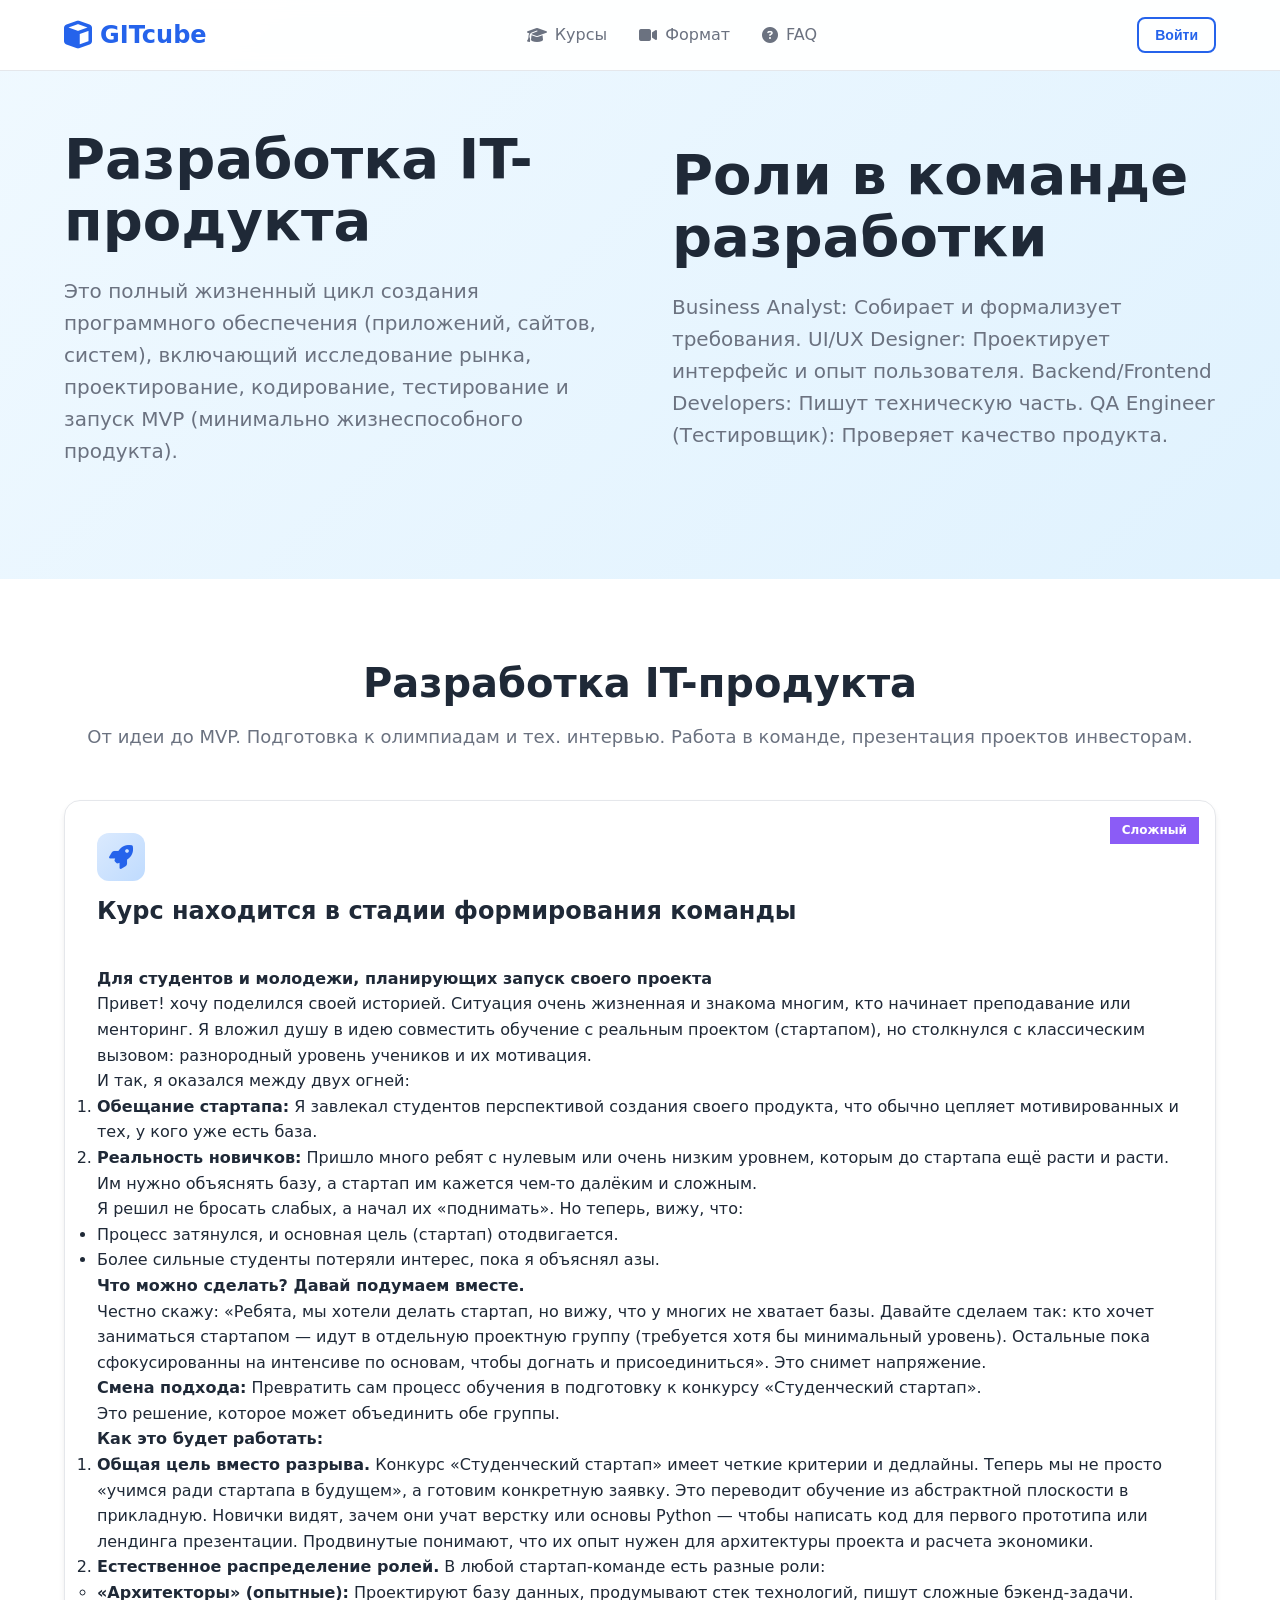
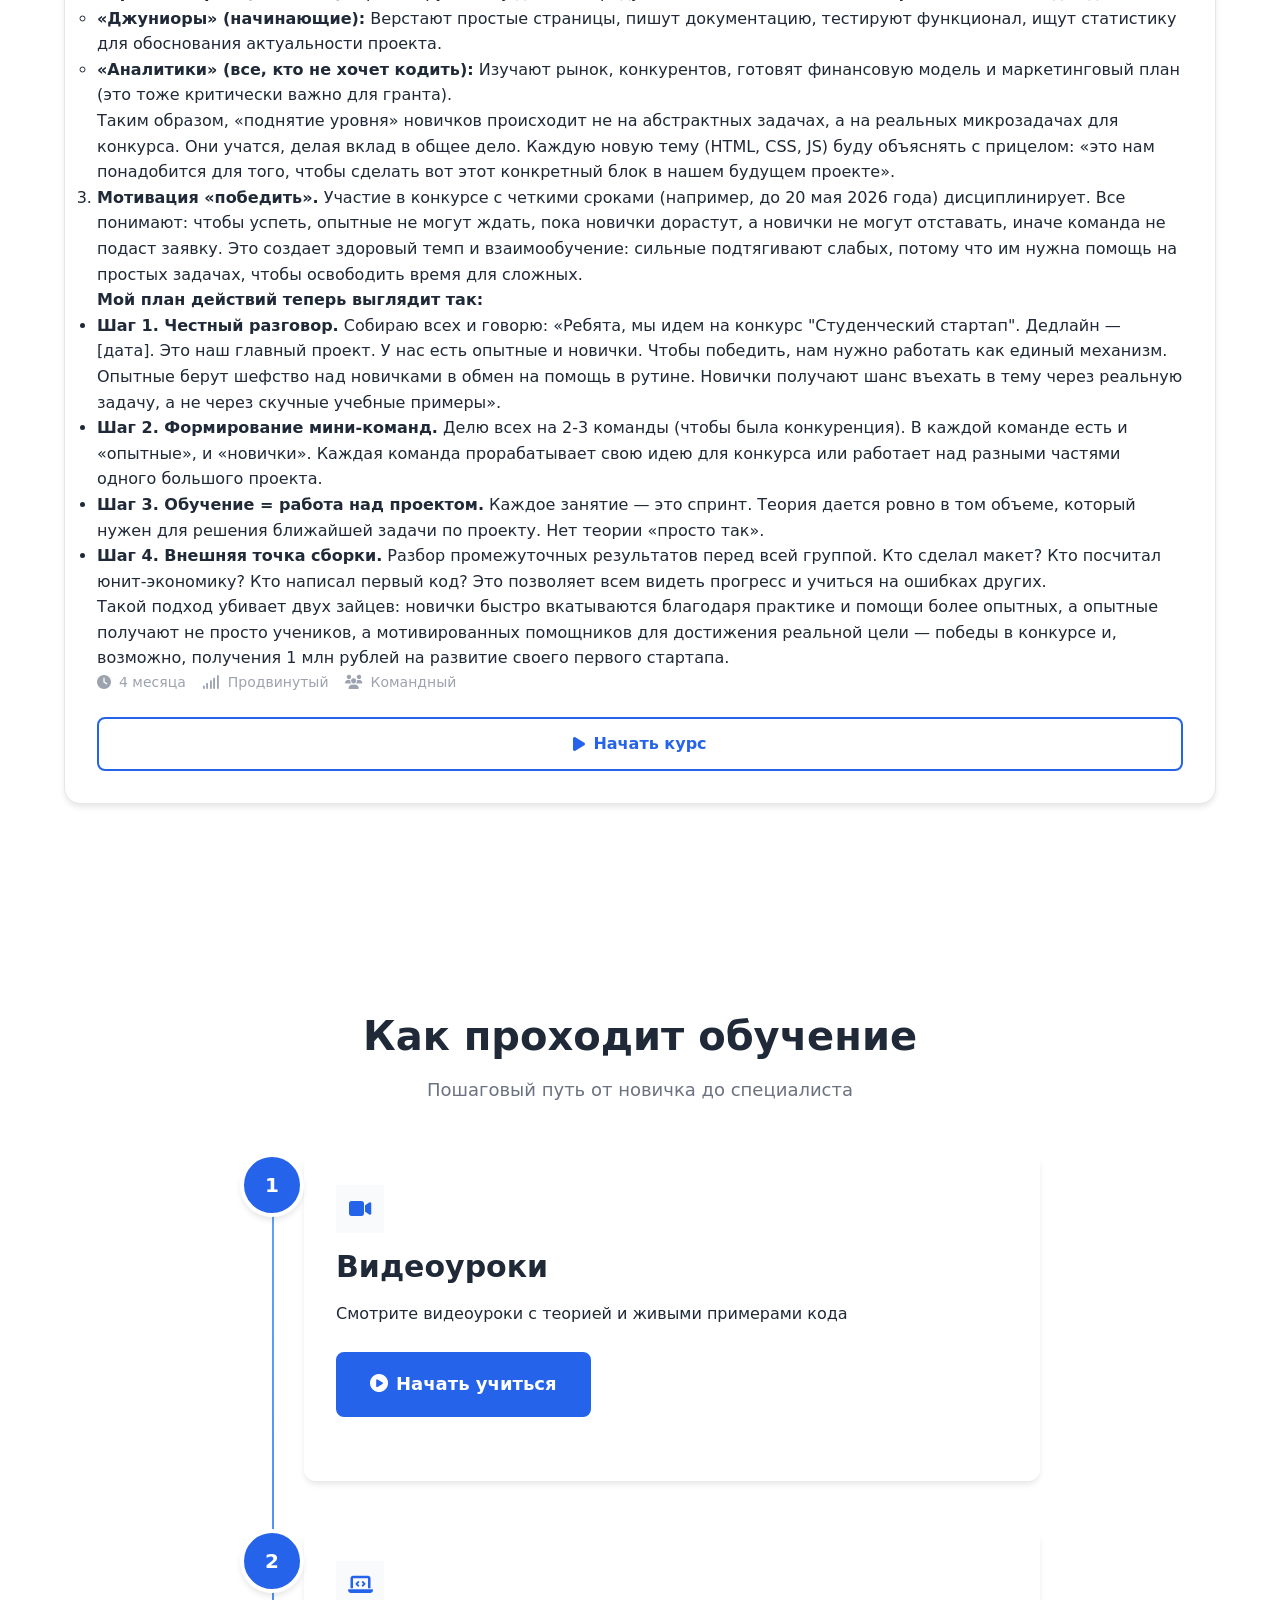
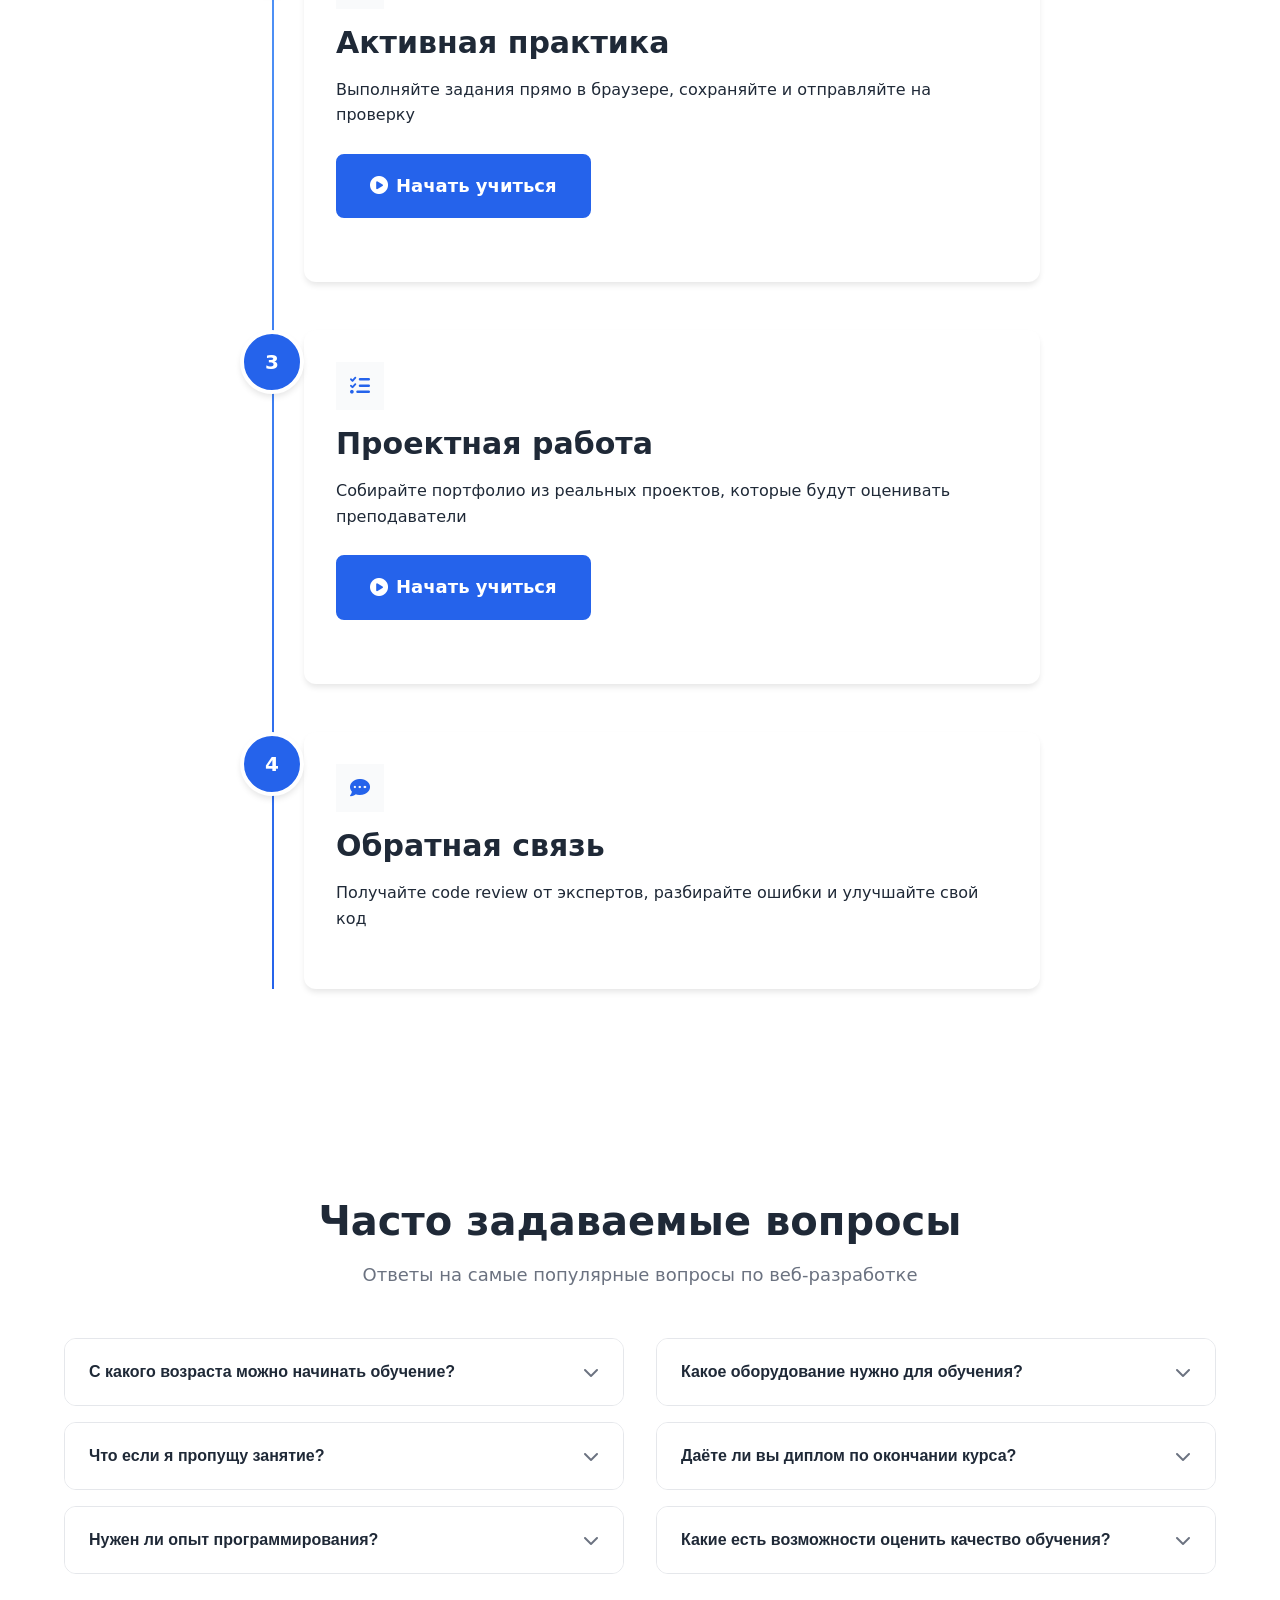
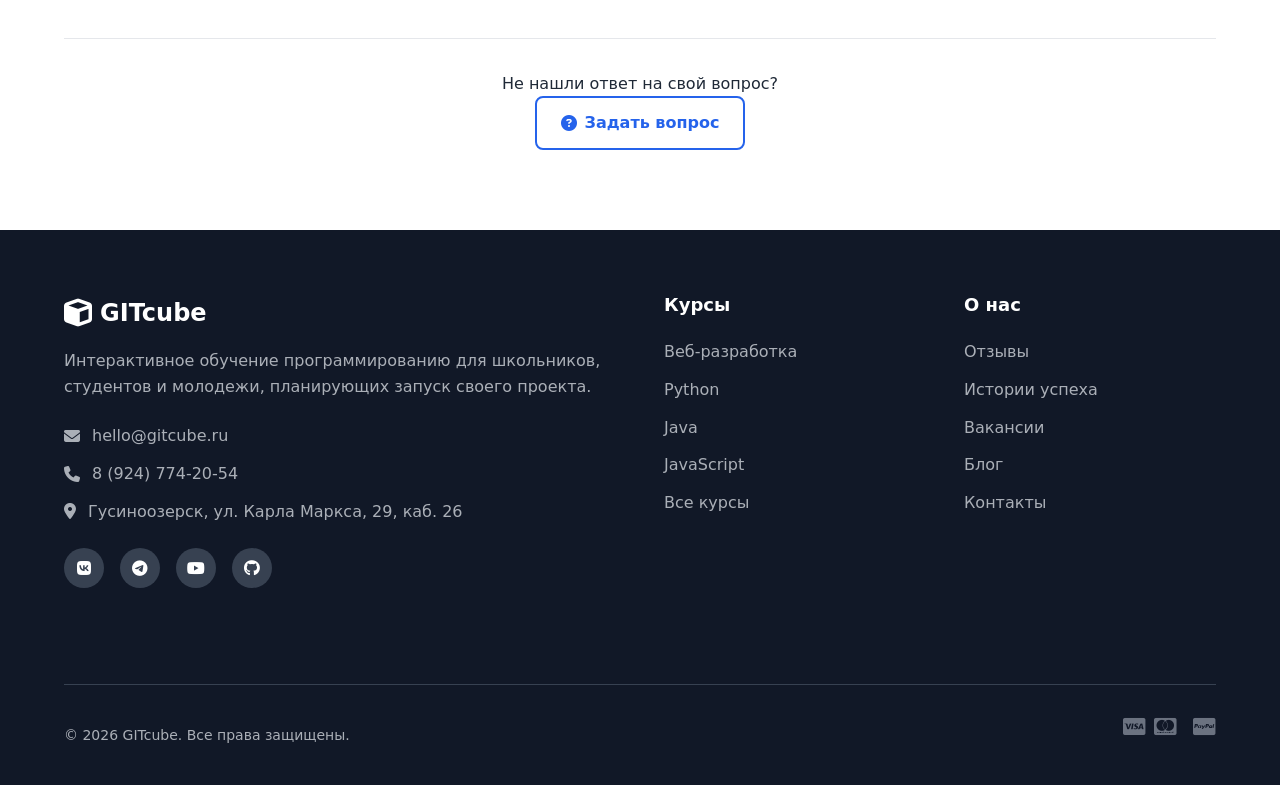
<file: developmentpro.html>
<!DOCTYPE html>
<html lang="ru">
<head>
    <meta charset="UTF-8">
    <meta name="viewport" content="width=device-width, initial-scale=1.0">
    <title>GITcube — интерактивное обучение программированию</title>
    <link rel="stylesheet" href="https://cdnjs.cloudflare.com/ajax/libs/font-awesome/6.4.0/css/all.min.css">
    <link rel="stylesheet" href="style.css">
</head>
<body>
    <!-- Шапка -->
    <header class="header">
        <div class="container">
            <a href="https://newitcube.github.io/" class="logo">
                <i class="fas fa-cube"></i> GITcube
            </a>
            <nav class="nav">
                <a href="#courses" class="nav-link"><i class="fas fa-graduation-cap"></i> Курсы</a>
                <a href="#format" class="nav-link"><i class="fas fa-video"></i> Формат</a>

                <a href="#faq" class="nav-link"><i class="fas fa-question-circle"></i> FAQ</a>
            </nav>
            <div class="header-actions">
                <button class="btn btn-outline btn-small" id="loginBtn">Войти</button>
            </div>
            <button class="burger-menu" id="burgerMenu">☰</button>
        </div>
    </header>

    <!-- Мобильное меню -->
    <div class="mobile-menu" id="mobileMenu">
        <div class="mobile-menu-header">
            <a href="/" class="logo">
                <i class="fas fa-cube"></i> GITcube
            </a>
            <button class="close-menu" id="closeMenu">×</button>
        </div>
        <nav class="mobile-nav">
            <a href="#courses" class="mobile-nav-link"><i class="fas fa-graduation-cap"></i> Курсы</a>
            <a href="#format" class="mobile-nav-link"><i class="fas fa-video"></i> Формат</a>
            <a href="#faq" class="mobile-nav-link"><i class="fas fa-question-circle"></i> FAQ</a>
        </nav>
        <div class="mobile-actions">
            <button class="btn btn-outline btn-block">Войти</button>
            <button class="btn btn-primary btn-block">Начать учиться</button>
        </div>
    </div>

    <main class="main">

<section class="hero">
    <div class="container hero-flex-container"> <!-- Добавили класс для флекса -->

        <!-- Первый блок (левый) -->
        <div class="hero-block">
            <h1 class="hero-title">Разработка IT-продукта</h1>
            <p class="hero-subtitle">
             Это
полный жизненный цикл создания программного обеспечения (приложений, сайтов, систем), включающий исследование рынка, проектирование, кодирование, тестирование и запуск MVP (минимально жизнеспособного продукта).
            </p>
        </div>

        <!-- Второй блок (правый) -->
        <div class="hero-block">
            <h1 class="hero-title">Роли в команде разработки</h1>
            <p class="hero-subtitle">

    Business Analyst: Собирает и формализует требования.
    UI/UX Designer: Проектирует интерфейс и опыт пользователя.
    Backend/Frontend Developers: Пишут техническую часть.
    QA Engineer (Тестировщик): Проверяет качество продукта.
            </p>
        </div>

    </div>
</section>



        <!-- Популярные курсы -->
        <section id="courses" class="courses">
            <div class="container">
                <div class="section-header">
                    <h2 class="section-title">Разработка IT-продукта</h2>
                    <p class="section-subtitle">От идеи до MVP. Подготовка к олимпиадам и тех. интервью. Работа в команде, презентация проектов инвесторам.</p>
                </div>

                <div class="courses-grid">
                    <!-- Веб-разработка -->


                    <!-- Разработка IT-продукта -->
                    <div class="course-card" data-category="advanced">
                        <div class="course-badge advanced">Сложный</div>
                        <div class="course-header">
                            <div class="course-icon">
                                <i class="fas fa-rocket"></i>
                            </div>
                        </div>
                        <h3 class="course-title">Курс находится в стадии формирования команды</h3>
                        <p class="course-description"><p><strong>Для студентов и молодежи, планирующих запуск своего проекта</strong></p>
<p>Привет! хочу поделился своей историей. Ситуация очень жизненная и  знакома многим, кто начинает преподавание или менторинг. Я вложил душу в  идею совместить обучение с реальным проектом (стартапом), но столкнулся с классическим вызовом: разнородный уровень учеников и их мотивация.</p>
<p>И так, я оказался между двух огней:</p>
<ol start='' >
<li><strong>Обещание стартапа:</strong> Я завлекал студентов перспективой создания своего продукта, что обычно цепляет мотивированных и тех, у кого уже есть база.</li>
<li><strong>Реальность новичков:</strong> Пришло много ребят с нулевым или очень низким уровнем, которым до  стартапа ещё расти и расти. Им нужно объяснять базу, а стартап им  кажется чем-то далёким и сложным.</li>

</ol>
<p>Я решил не бросать слабых, а начал их «поднимать». Но теперь, вижу, что:</p>
<ul>
<li>Процесс затянулся, и основная цель (стартап) отодвигается.</li>
<li>Более сильные студенты потеряли интерес, пока я объяснял азы.</li>

</ul>
<p><strong>Что можно сделать? Давай подумаем вместе.</strong></p>
<p>Честно скажу: «Ребята, мы хотели делать стартап, но  вижу, что у многих не хватает базы. Давайте сделаем так: кто хочет  заниматься стартапом — идут в отдельную проектную группу (требуется хотя бы минимальный уровень). Остальные пока сфокусированны на интенсиве по  основам, чтобы догнать и присоединиться». Это снимет  напряжение.</p>
<p><strong>Смена подхода:</strong> Превратить сам процесс обучения в подготовку к конкурсу «Студенческий стартап».</p>
<p>Это решение, которое может объединить обе группы.</p>
<p><strong>Как это будет работать:</strong></p>
<ol start='' >
<li><p><strong>Общая цель вместо разрыва.</strong> Конкурс «Студенческий стартап» имеет четкие критерии и дедлайны. Теперь мы не просто «учимся ради стартапа в будущем», а готовим конкретную  заявку. Это переводит обучение из абстрактной плоскости в прикладную.  Новички видят, зачем они учат верстку или основы Python — чтобы написать код для первого прототипа или лендинга презентации. Продвинутые  понимают, что их опыт нужен для архитектуры проекта и расчета экономики.</p>
</li>
<li><p><strong>Естественное распределение ролей.</strong> В любой стартап-команде есть разные роли:</p>
<ul>
<li><strong>«Архитекторы» (опытные):</strong> Проектируют базу данных, продумывают стек технологий, пишут сложные бэкенд-задачи.</li>
<li><strong>«Джуниоры» (начинающие):</strong> Верстают простые страницы, пишут документацию, тестируют функционал, ищут статистику для обоснования актуальности проекта.</li>
<li><strong>«Аналитики» (все, кто не хочет кодить):</strong> Изучают рынок, конкурентов, готовят финансовую модель и маркетинговый план (это тоже критически важно для гранта).</li>

</ul>
<p>Таким образом, «поднятие уровня» новичков происходит не на абстрактных  задачах, а на реальных микрозадачах для конкурса. Они учатся, делая  вклад в общее дело.  Каждую новую тему (HTML, CSS, JS) буду объяснять с прицелом: «это нам  понадобится для того, чтобы сделать вот этот конкретный блок в нашем  будущем проекте».</p>
</li>
<li><p><strong>Мотивация «победить».</strong> Участие в конкурсе с четкими сроками (например, до 20 мая 2026 года)  дисциплинирует. Все понимают: чтобы успеть, опытные не могут ждать, пока новички дорастут, а новички не могут отставать, иначе команда не подаст заявку. Это создает здоровый темп и взаимообучение: сильные подтягивают слабых, потому что им нужна помощь на простых задачах, чтобы освободить время для сложных.</p>
</li>

</ol>
<p><strong>Мой план действий теперь выглядит так:</strong></p>
<ul>
<li><strong>Шаг 1. Честный разговор.</strong> Собираю всех и говорю: «Ребята, мы идем на конкурс &quot;Студенческий  стартап&quot;. Дедлайн — [дата]. Это наш главный проект. У нас есть опытные и новички. Чтобы победить, нам нужно работать как единый механизм.  Опытные берут шефство над новичками в обмен на помощь в рутине. Новички  получают шанс въехать в тему через реальную задачу, а не через скучные  учебные примеры».</li>
<li><strong>Шаг 2. Формирование мини-команд.</strong> Делю всех на 2-3 команды (чтобы была конкуренция). В каждой команде  есть и «опытные», и «новички». Каждая команда прорабатывает свою идею  для конкурса или работает над разными частями одного большого проекта.</li>
<li><strong>Шаг 3. Обучение = работа над проектом.</strong> Каждое занятие — это спринт. Теория дается ровно в том объеме, который  нужен для решения ближайшей задачи по проекту. Нет теории «просто так».</li>
<li><strong>Шаг 4. Внешняя точка сборки.</strong> Разбор промежуточных результатов перед всей группой. Кто сделал макет?  Кто посчитал юнит-экономику? Кто написал первый код? Это позволяет всем  видеть прогресс и учиться на ошибках других.</li>

</ul>
<p>Такой подход убивает двух зайцев: новички быстро вкатываются благодаря  практике и помощи более опытных, а опытные получают не просто учеников, а мотивированных помощников для достижения реальной цели — победы в  конкурсе и, возможно, получения 1 млн рублей на развитие своего первого  стартапа.</p>

                        <div class="course-meta">
                            <div class="meta-item">
                                <i class="fas fa-clock"></i>
                                <span>4 месяца</span>
                            </div>
                            <div class="meta-item">
                                <i class="fas fa-signal"></i>
                                <span>Продвинутый</span>
                            </div>
                            <div class="meta-item">
                                <i class="fas fa-users"></i>
                                <span>Командный</span>
                            </div>
                        </div>

                        <a href="https://newitcube.github.io/editor.html" target="_blank" class="btn btn-outline btn-block" style="text-decoration: none; display: flex; align-items: center; justify-content: center; gap: 8px;">
                            <i class="fas fa-play"></i> Начать курс
                        </a>
                    </div>




                </div>
            </div>
        </section>

                <!-- Формат обучения -->
        <section id="format" class="format">
            <div class="container">
                <div class="section-header">
                    <h2 class="section-title">Как проходит обучение</h2>
                    <p class="section-subtitle">Пошаговый путь от новичка до специалиста</p>
                </div>

                <div class="format-timeline">
                    <div class="timeline-step">
                        <div class="step-number">1</div>
                        <div class="step-content">
                            <div class="step-icon">
                                <i class="fas fa-video"></i>
                            </div>

                            <h3>Видеоуроки</h3>
                            <p>Смотрите видеоуроки с теорией и живыми примерами кода</p>
                            <p>&nbsp;</p>

                            <div class="hero-actions">
                        <a href="https://newitcube.github.io/editor.html" target="_blank" class="btn btn-primary btn-large">
                            <i class="fas fa-play-circle"></i> Начать учиться
                        </a>
                            </div>
                        </div>

                    </div>

                    <div class="timeline-step">
                        <div class="step-number">2</div>
                        <div class="step-content">
                            <div class="step-icon">
                                <i class="fas fa-laptop-code"></i>
                            </div>
                            <h3>Активная практика</h3>
                            <p>Выполняйте задания прямо в браузере, сохраняйте и отправляйте на проверку</p>
                            <p>&nbsp;</p>

                            <div class="hero-actions">
                        <a href="https://newitcube.github.io/editor.html" target="_blank" class="btn btn-primary btn-large">
                            <i class="fas fa-play-circle"></i> Начать учиться
                        </a>
                            </div>
                        </div>
                    </div>

                    <div class="timeline-step">
                        <div class="step-number">3</div>
                        <div class="step-content">
                            <div class="step-icon">
                                <i class="fas fa-tasks"></i>
                            </div>
                            <h3>Проектная работа</h3>
                            <p>Собирайте портфолио из реальных проектов, которые будут оценивать преподаватели</p>
                            <p>&nbsp;</p>

                            <div class="hero-actions">
                        <a href="https://newitcube.github.io/editor.html" target="_blank" class="btn btn-primary btn-large">
                            <i class="fas fa-play-circle"></i> Начать учиться
                        </a>
                            </div>
                        </div>
                    </div>

                    <div class="timeline-step">
                        <div class="step-number">4</div>
                        <div class="step-content">
                            <div class="step-icon">
                                <i class="fas fa-comment-dots"></i>
                            </div>
                            <h3>Обратная связь</h3>
                            <p>Получайте code review от экспертов, разбирайте ошибки и улучшайте свой код</p>
                            <p>&nbsp;</p>


                            </div>
                        </div>
                    </div>


                </div>
            </div>
        </section>


              <!-- FAQ -->
        <section id="faq" class="faq">
            <div class="container">
                <div class="section-header">
                    <h2 class="section-title">Часто задаваемые вопросы</h2>
                    <p class="section-subtitle">Ответы на самые популярные вопросы по веб-разработке</p>

                </div>

                <div class="faq-grid">
                    <div class="faq-column">
                        <div class="faq-item">
                            <button class="faq-question">
                                <span>С какого возраста можно начинать обучение?</span>
                                <i class="fas fa-chevron-down"></i>
                            </button>
                            <div class="faq-answer">
                                <p>Мы принимаем учеников с 12 лет. Для школьников младше 12 лет мы рекомендуем начать с курса "Основы логики и алгоритмов", который специально адаптирован для детей.</p>
                            </div>
                        </div>

                        <div class="faq-item">
                            <button class="faq-question">
                                <span>Что если я пропущу занятие?</span>
                                <i class="fas fa-chevron-down"></i>
                            </button>
                            <div class="faq-answer">
                                <p>Все занятия доступны в записи. Вы можете смотреть их в любое удобное время и задавать вопросы преподавателю в чате.</p>
                            </div>
                        </div>

                        <div class="faq-item">
                            <button class="faq-question">
                                <span>Нужен ли опыт программирования?</span>
                                <i class="fas fa-chevron-down"></i>
                            </button>
                            <div class="faq-answer">
                                <p>Нет, большинство курсов рассчитаны на новичков. Мы начинаем с самых основ: установки программ, синтаксиса языка, базовых конструкций.</p>
                            </div>
                        </div>
                    </div>

                    <div class="faq-column">
                        <div class="faq-item">
                            <button class="faq-question">
                                <span>Какое оборудование нужно для обучения?</span>
                                <i class="fas fa-chevron-down"></i>
                            </button>
                            <div class="faq-answer">
                                <p>Достаточно смартфона, планшета, мини ПК, ТВ приставки с браузером, обычного компьютера или ноутбука с доступом в интернет. Для программирования подойдёт даже не самый мощный компьютер.</p>
                            </div>
                        </div>

                        <div class="faq-item">
                            <button class="faq-question">
                                <span>Даёте ли вы диплом по окончании курса?</span>
                                <i class="fas fa-chevron-down"></i>
                            </button>
                            <div class="faq-answer">
                                <p>Да, после успешного завершения курса и защиты дипломного проекта вы получите электронный диплом, который можно добавить в LinkedIn и резюме. Но главное то, что у вас появляется возможность участвовать в государственных грантах и получить возможность создать свой стартап.</p>
                            </div>
                        </div>

                        <div class="faq-item">
                            <button class="faq-question">
                                <span>Какие есть возможности оценить качество обучения?</span>
                                <i class="fas fa-chevron-down"></i>
                            </button>
                            <div class="faq-answer">
                                <p>Качество обучения зависит от учебной программы и усилий студента, наша программа предлагает глубокое обучение основанное на идеях концепции открытого исходного кода.</p>
                            </div>
                        </div>
                    </div>
                </div>

                <div class="faq-contact">
                    <p>Не нашли ответ на свой вопрос?</p>
                    <a href="#contact" class="btn btn-outline">
                        <i class="fas fa-question-circle"></i> Задать вопрос
                    </a>
                </div>
            </div>
        </section>

    </main>

    <!-- Футер -->
    <footer class="footer">
        <div class="container">
            <div class="footer-content">
                <div class="footer-col footer-col-main">
                    <a href="/" class="logo footer-logo">
                        <i class="fas fa-cube"></i> GITcube
                    </a>
                    <p class="footer-description">Интерактивное обучение программированию для школьников, студентов и молодежи, планирующих запуск своего проекта.</p>

                    <div class="footer-contacts">
                        <div class="contact-item">
                            <i class="fas fa-envelope"></i>
                            <span>hello@gitcube.ru</span>
                        </div>
                        <div class="contact-item">
                            <i class="fas fa-phone"></i>
                            <span>8 (924) 774-20-54</span>
                        </div>
                        <div class="contact-item">
                            <i class="fas fa-map-marker-alt"></i>
                            <span>Гусиноозерск, ул. Карла Маркса, 29, каб. 26</span>
                        </div>
                    </div>

                    <div class="social-links">
                        <a href="#" class="social-link" aria-label="ВКонтакте">
                            <i class="fab fa-vk"></i>
                        </a>
                        <a href="#" class="social-link" aria-label="Telegram">
                            <i class="fab fa-telegram"></i>
                        </a>
                        <a href="#" class="social-link" aria-label="YouTube">
                            <i class="fab fa-youtube"></i>
                        </a>
                        <a href="#" class="social-link" aria-label="GitHub">
                            <i class="fab fa-github"></i>
                        </a>
                    </div>
                </div>

                <div class="footer-col">
                    <h4 class="footer-title">Курсы</h4>
                    <a href="#" class="footer-link">Веб-разработка</a>
                    <a href="#" class="footer-link">Python</a>
                    <a href="#" class="footer-link">Java</a>
                    <a href="#" class="footer-link">JavaScript</a>

                    <a href="#" class="footer-link">Все курсы</a>
                </div>

                <div class="footer-col">
                    <h4 class="footer-title">О нас</h4>
                    <a href="#" class="footer-link">Отзывы</a>
                    <a href="#" class="footer-link">Истории успеха</a>
                    <a href="#" class="footer-link">Вакансии</a>
                    <a href="#" class="footer-link">Блог</a>
                    <a href="#" class="footer-link">Контакты</a>
                </div>

                <div class="footer-col">
                 <!--
                    <h4 class="footer-title">Помощь</h4>
                    <a href="#" class="footer-link">FAQ</a>
                    <a href="#" class="footer-link">Техподдержка</a>
                    <a href="#" class="footer-link">Политика конфиденциальности</a>
                -->
                </div>

                <div class="footer-col">
                 <!--
                    <h4 class="footer-title">Дополнительно</h4>
                    <a href="#" class="footer-link">Бесплатные уроки</a>
                    <a href="#" class="footer-link">Тест на профориентацию</a>

                    <a href="#" class="footer-link">Мероприятия</a>
                    <a href="#" class="footer-link">Корпоративное обучение</a>
                    <a href="#" class="footer-link">Партнёрская программа</a>
                  -->
                </div>
            </div>

            <div class="footer-bottom">
                <div class="footer-bottom-content">
                    <p class="copyright">&copy; 2026 GITcube. Все права защищены.</p>
                    <div class="footer-info">
 <!--
                        <span>ИНН: 1234567890</span>
                        <span>ОГРН: 1234567890123</span>
 -->
                    </div>
                    <div class="payment-methods">
                        <i class="fab fa-cc-visa"></i>
                        <i class="fab fa-cc-mastercard"></i>
                        <i class="fab fa-cc-mir"></i>
                        <i class="fab fa-cc-paypal"></i>
                    </div>
                </div>
            </div>
        </div>
    </footer>

    <script src="java.js"></script>
</body>
</html>
</file>
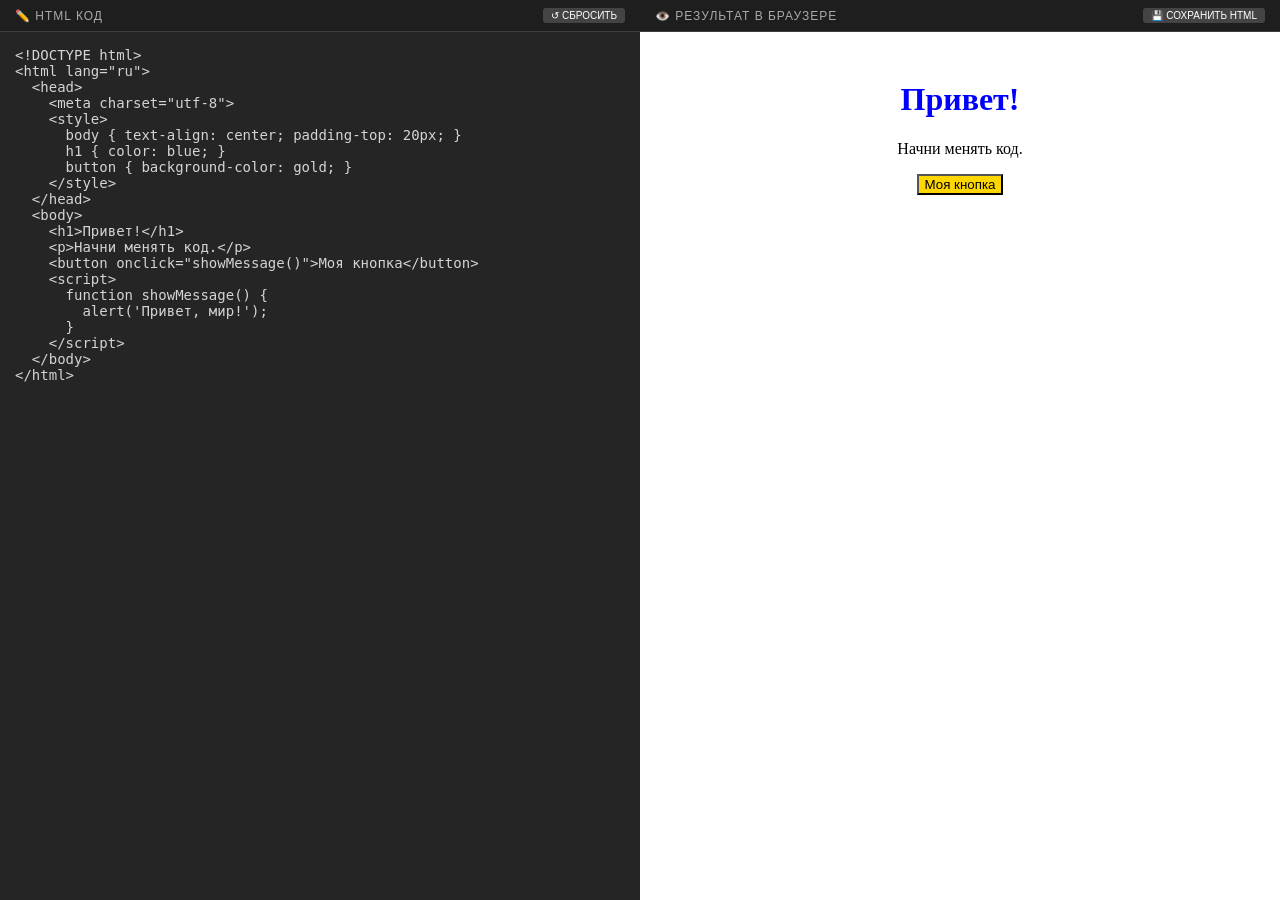
<file: editor.html>
<!DOCTYPE html>
<html lang="ru">
<head>
    <meta charset="UTF-8">
    <meta name="viewport" content="width=device-width, initial-scale=1.0">
    <title>HTML Editor</title>
    <style>
        body {
            display: flex;
            height: 100vh;
            margin: 0;
            background: #2d2d2d;
            color: white;
            font-family: sans-serif;
            overflow: hidden;
            flex-direction: row;
        }

        .panel {
            flex: 1;
            display: flex;
            flex-direction: column;
            min-height: 0;
        }

        .label {
            background: #1e1e1e;
            padding: 8px 15px;
            font-size: 12px;
            color: #aaa;
            text-transform: uppercase;
            letter-spacing: 1px;
            border-bottom: 1px solid #3d3d3d;
            display: flex;
            justify-content: space-between;
            align-items: center;
        }

        .label button {
            background: #444;
            color: #fff;
            border: none;
            padding: 2px 8px;
            font-size: 10px;
            cursor: pointer;
            border-radius: 3px;
            text-transform: uppercase;
            margin-left: 5px;
        }

        .label button:hover {
            background: #555;
        }

        .label button:active {
            background: #666;
        }

        textarea {
            flex: 1;
            padding: 15px;
            font-family: 'Consolas', 'Monaco', monospace;
            font-size: 14px;
            border: none;
            background: #252526;
            color: #d4d4d4;
            resize: none;
            outline: none;
            tab-size: 2;
        }

        iframe {
            flex: 1;
            border: none;
            background: white;
        }

        @media (max-width: 768px) {
            body { flex-direction: column; }
            .panel { height: 50vh; }
        }
    </style>
</head>
<body>

    <div class="panel">
        <div class="label">
            <span>✏️ HTML Код</span>
            <button id="reset-btn">↺ Сбросить</button>
        </div>
        <textarea id="code" spellcheck="false" autofocus></textarea>
    </div>

    <div class="panel">
        <div class="label">
            <span>👁️ Результат в браузере</span>
            <button id="save-btn">💾 Сохранить HTML</button>
        </div>
        <iframe id="output"></iframe>
    </div>

    <script>
        const textarea = document.getElementById('code');
        const output = document.getElementById('output');
        const resetBtn = document.getElementById('reset-btn');
        const saveBtn = document.getElementById('save-btn');

        // 👇 ТВОЙ КОД С ALERT
        const initialCode = `<!DOCTYPE html>
<html lang="ru">
  <head>
    <meta charset="utf-8">
    <style>
      body { text-align: center; padding-top: 20px; }
      h1 { color: blue; }
      button { background-color: gold; }
    </style>
  </head>
  <body>
    <h1>Привет!</h1>
    <p>Начни менять код.</p>
    <button onclick="showMessage()">Моя кнопка</button>
    <script>
      function showMessage() {
        alert('Привет, мир!');
      }
    <\/script>
  </body>
</html>`;

        function update() {
            const doc = output.contentDocument || output.contentWindow.document;
            doc.open();
            doc.write(textarea.value);
            doc.close();
        }

        // Поддержка Tab внутри textarea
        textarea.addEventListener('keydown', function(e) {
            if (e.key === 'Tab') {
                e.preventDefault();
                const start = this.selectionStart;
                const end = this.selectionEnd;
                this.value = this.value.substring(0, start) + "  " + this.value.substring(end);
                this.selectionStart = this.selectionEnd = start + 2;
                update();
            }
        });

        // Сброс кода
        resetBtn.addEventListener('click', () => {
            if (confirm('Очистить изменения и вернуть исходный код?')) {
                textarea.value = initialCode;
                update();
            }
        });

        // 💾 СОХРАНЕНИЕ HTML
        saveBtn.addEventListener('click', () => {
            const htmlContent = textarea.value;
            const blob = new Blob([htmlContent], { type: 'text/html' });
            const url = URL.createObjectURL(blob);
            const a = document.createElement('a');
            a.href = url;
            a.download = 'index.html'; // имя файла
            document.body.appendChild(a);
            a.click();
            document.body.removeChild(a);
            URL.revokeObjectURL(url);

            // Маленькое подтверждение
            saveBtn.textContent = '✅ Сохранено!';
            setTimeout(() => {
                saveBtn.textContent = '💾 Сохранить HTML';
            }, 1000);
        });

        textarea.addEventListener('input', update);

        // Инициализация
        textarea.value = initialCode;
        update();
    </script>
</body>
</html>
</file>
<file: style.css>
/* Базовые стили и сброс */
* {
    margin: 0;
    padding: 0;
    box-sizing: border-box;
}

:root {
    --primary-color: #2563eb;
    --primary-light: #60a5fa;
    --primary-dark: #1d4ed8;
    --secondary-color: #10b981;
    --accent-color: #8b5cf6;
    --text-primary: #1f2937;
    --text-secondary: #6b7280;
    --text-light: #9ca3af;
    --bg-light: #f9fafb;
    --bg-white: #ffffff;
    --border-color: #e5e7eb;
    --success-color: #10b981;
    --warning-color: #f59e0b;
    --danger-color: #ef4444;
    --shadow-sm: 0 1px 2px 0 rgba(0, 0, 0, 0.05);
    --shadow-md: 0 4px 6px -1px rgba(0, 0, 0, 0.1);
    --shadow-lg: 0 10px 15px -3px rgba(0, 0, 0, 0.1);
    --shadow-xl: 0 20px 25px -5px rgba(0, 0, 0, 0.1);
    --radius-sm: 0.375rem;
    --radius-md: 0.5rem;
    --radius-lg: 0.75rem;
    --radius-xl: 1rem;
    --radius-2xl: 1.5rem;
}

body {
    font-family: 'Segoe UI', system-ui, -apple-system, sans-serif;
    line-height: 1.6;
    color: var(--text-primary);
    background-color: var(--bg-white);
    overflow-x: hidden;
}

/* Добавить в начало style.css */
.loading-screen {
    position: fixed;
    top: 0;
    left: 0;
    width: 100%;
    height: 100%;
    background: linear-gradient(135deg, #1d4ed8 0%, #2563eb 100%);
    display: flex;
    flex-direction: column;
    align-items: center;
    justify-content: center;
    z-index: 9999;
    transition: opacity 0.5s, visibility 0.5s;
}

.loading-screen.hidden {
    opacity: 0;
    visibility: hidden;
}

.loader {
    width: 60px;
    height: 60px;
    border: 5px solid rgba(255, 255, 255, 0.3);
    border-radius: 50%;
    border-top-color: white;
    animation: spin 1s linear infinite;
    margin-bottom: 1rem;
}

@keyframes spin {
    to { transform: rotate(360deg); }
}

.container {
    width: 100%;
    max-width: 1200px;
    margin: 0 auto;
    padding: 0 1.5rem;
}

/* Типография */
h1, h2, h3, h4, h5, h6 {
    font-weight: 700;
    line-height: 1.2;
    margin-bottom: 1rem;
}

h1 { font-size: 3.5rem; }
h2 { font-size: 2.5rem; }
h3 { font-size: 1.875rem; }
h4 { font-size: 1.5rem; }

.section-title {
    text-align: center;
    margin-bottom: 1rem;
    color: var(--text-primary);
}

.section-subtitle {
    text-align: center;
    color: var(--text-secondary);
    margin-bottom: 3rem;
    font-size: 1.125rem;
}

/* Кнопки */
.btn {
    display: inline-flex;
    align-items: center;
    justify-content: center;
    gap: 0.5rem;
    padding: 0.75rem 1.5rem;
    border-radius: var(--radius-md);
    font-weight: 600;
    text-decoration: none;
    cursor: pointer;
    transition: all 0.3s ease;
    border: 2px solid transparent;
    font-size: 1rem;
}

.btn-primary {
    background-color: var(--primary-color);
    color: white;
    border-color: var(--primary-color);
}

.btn-primary:hover {
    background-color: var(--primary-dark);
    border-color: var(--primary-dark);
    transform: translateY(-2px);
    box-shadow: var(--shadow-lg);
}

.btn-outline {
    background-color: transparent;
    color: var(--primary-color);
    border-color: var(--primary-color);
}

.btn-outline:hover {
    background-color: var(--primary-color);
    color: white;
    transform: translateY(-2px);
    box-shadow: var(--shadow-lg);
}

.btn-text {
    background-color: transparent;
    color: var(--primary-color);
    border: none;
    padding: 0.5rem;
}

.btn-text:hover {
    color: var(--primary-dark);
    text-decoration: underline;
}

.btn-small {
    padding: 0.5rem 1rem;
    font-size: 0.875rem;
}

.btn-large {
    padding: 1rem 2rem;
    font-size: 1.125rem;
}

.btn-block {
    width: 100%;
}

/* Шапка */
.header {
    position: fixed;
    top: 0;
    left: 0;
    right: 0;
    background-color: rgba(255, 255, 255, 0.95);
    backdrop-filter: blur(10px);
    border-bottom: 1px solid var(--border-color);
    z-index: 1000;
    padding: 1rem 0;
}

.header .container {
    display: flex;
    align-items: center;
    justify-content: space-between;
}

.logo {
    display: flex;
    align-items: center;
    gap: 0.5rem;
    font-size: 1.5rem;
    font-weight: 700;
    color: var(--primary-color);
    text-decoration: none;
}

.logo i {
    font-size: 1.75rem;
}

.nav {
    display: flex;
    gap: 2rem;
}

.nav-link {
    display: flex;
    align-items: center;
    gap: 0.5rem;
    color: var(--text-secondary);
    text-decoration: none;
    font-weight: 500;
    transition: color 0.3s;
}

.nav-link:hover {
    color: var(--primary-color);
}

.burger-menu {
    display: none;
    background: none;
    border: none;
    font-size: 1.5rem;
    cursor: pointer;
    color: var(--text-primary);
}

/* Мобильное меню */
.mobile-menu {
    position: fixed;
    top: 0;
    right: -100%;
    width: 300px;
    height: 100%;
    background-color: var(--bg-white);
    box-shadow: var(--shadow-xl);
    z-index: 1001;
    transition: right 0.3s ease;
    padding: 2rem;
}

.mobile-menu.active {
    right: 0;
}

.mobile-menu-header {
    display: flex;
    justify-content: space-between;
    align-items: center;
    margin-bottom: 2rem;
}

.close-menu {
    background: none;
    border: none;
    font-size: 2rem;
    cursor: pointer;
    color: var(--text-secondary);
}

.mobile-nav {
    display: flex;
    flex-direction: column;
    gap: 1rem;
    margin-bottom: 2rem;
}

.mobile-nav-link {
    display: flex;
    align-items: center;
    gap: 1rem;
    padding: 1rem;
    color: var(--text-primary);
    text-decoration: none;
    border-radius: var(--radius-md);
    transition: background-color 0.3s;
}

.mobile-nav-link:hover {
    background-color: var(--bg-light);
}

.mobile-actions {
    display: flex;
    flex-direction: column;
    gap: 1rem;
}

/* Герой секция */
.hero {
    padding: 8rem 0 5rem;
    background: linear-gradient(135deg, #f0f9ff 0%, #e0f2fe 100%);
    overflow: hidden;
}

.hero .container {
    display: grid;
    grid-template-columns: 1fr 1fr;
    gap: 4rem;
    align-items: center;
}

.hero-title {
    font-size: 3.5rem;
    line-height: 1.1;
    margin-bottom: 1.5rem;
}

.highlight {
    color: var(--primary-color);
    position: relative;
    display: inline-block;
}

.highlight::after {
    content: '';
    position: absolute;
    bottom: 0.25rem;
    left: 0;
    width: 100%;
    height: 0.5rem;
    background-color: rgba(96, 165, 250, 0.3);
    z-index: -1;
    border-radius: var(--radius-sm);
}

.hero-subtitle {
    font-size: 1.25rem;
    color: var(--text-secondary);
    margin-bottom: 2rem;
}

.hero-stats {
    display: grid;
    grid-template-columns: repeat(2, 1fr);
    gap: 1.5rem;
    margin-bottom: 2rem;
}

.stat {
    text-align: center;
    padding: 1.5rem;
    background: var(--bg-white);
    border-radius: var(--radius-lg);
    box-shadow: var(--shadow-md);
}

.stat-number {
    display: block;
    font-size: 2rem;
    font-weight: 700;
    color: var(--primary-color);
    margin-bottom: 0.25rem;
}

.stat-label {
    font-size: 0.875rem;
    color: var(--text-secondary);
}

.hero-actions {
    display: flex;
    gap: 1rem;
    margin-bottom: 2rem;
}

.hero-features {
    display: flex;
    flex-wrap: wrap;
    gap: 1rem;
}

.feature-item {
    display: flex;
    align-items: center;
    gap: 0.5rem;
    color: var(--success-color);
    font-weight: 500;
}

/* Визуализация редактора кода */
.code-editor-preview {
    background: #1e293b;
    border-radius: var(--radius-xl);
    overflow: hidden;
    box-shadow: var(--shadow-xl);
    position: relative;
}

.editor-header {
    background: #334155;
    padding: 0.75rem 1.5rem;
    display: flex;
    align-items: center;
    justify-content: space-between;
    border-bottom: 1px solid #475569;
}

.editor-dots {
    display: flex;
    gap: 0.5rem;
}

.dot {
    width: 12px;
    height: 12px;
    border-radius: 50%;
    display: inline-block;
}

.dot.red { background-color: #f87171; }
.dot.yellow { background-color: #fbbf24; }
.dot.green { background-color: #10b981; }

.editor-title {
    color: #cbd5e1;
    font-family: 'Consolas', monospace;
    font-size: 0.875rem;
    flex-grow: 1;
    text-align: center;
}

.editor-actions {
    color: #94a3b8;
}

.code-preview {
    padding: 2rem;
    margin: 0;
    color: #e2e8f0;
    font-family: 'Consolas', 'Monaco', monospace;
    font-size: 0.95rem;
    line-height: 1.6;
    overflow-x: auto;
}

.code-preview code {
    color: #7dd3fc;
}

.editor-footer {
    background: #0f172a;
    padding: 1rem 1.5rem;
    border-top: 1px solid #1e293b;
}

.output-preview {
    color: #cbd5e1;
}

.output-label {
    display: block;
    font-size: 0.875rem;
    color: #94a3b8;
    margin-bottom: 0.5rem;
}

.output-content {
    font-family: 'Consolas', monospace;
    font-size: 0.9rem;
}

.output-line {
    display: block;
    margin-bottom: 0.25rem;
}

.floating-elements {
    position: absolute;
    top: -1rem;
    right: -1rem;
    display: flex;
    flex-direction: column;
    gap: 1rem;
}

.floating-badge {
    display: flex;
    align-items: center;
    gap: 0.5rem;
    padding: 0.75rem 1rem;
    background: var(--bg-white);
    border-radius: var(--radius-lg);
    box-shadow: var(--shadow-lg);
    font-weight: 500;
    white-space: nowrap;
}

.badge-1 {
    background: linear-gradient(135deg, #fef3c7, #fde68a);
    color: #92400e;
}

.badge-2 {
    background: linear-gradient(135deg, #fce7f3, #fbcfe8);
    color: #831843;
}

/* Категории курсов */
.categories {
    padding: 3rem 0;
    background-color: var(--bg-light);
}

.category-tabs {
    display: flex;
    justify-content: center;
    gap: 1rem;
    flex-wrap: wrap;
    margin-top: 2rem;
}

.category-tab {
    display: flex;
    align-items: center;
    gap: 0.5rem;
    padding: 0.75rem 1.5rem;
    background: var(--bg-white);
    border: 2px solid var(--border-color);
    border-radius: var(--radius-full);
    font-weight: 600;
    color: var(--text-secondary);
    cursor: pointer;
    transition: all 0.3s;
}

.category-tab:hover {
    border-color: var(--primary-light);
    color: var(--primary-color);
}

.category-tab.active {
    background-color: var(--primary-color);
    border-color: var(--primary-color);
    color: white;
}

/* Карточки курсов */
.courses {
    padding: 5rem 0;
}

.courses-grid {
    display: grid;
    grid-template-columns: repeat(auto-fit, minmax(350px, 1fr));
    gap: 2rem;
    margin-bottom: 3rem;
}

.course-card {
    background: var(--bg-white);
    border-radius: var(--radius-xl);
    padding: 2rem;
    box-shadow: var(--shadow-md);
    border: 1px solid var(--border-color);
    transition: all 0.3s ease;
    position: relative;
    display: flex;
    flex-direction: column;
}

.course-card:hover {
    transform: translateY(-8px);
    box-shadow: var(--shadow-xl);
    border-color: var(--primary-light);
}

.course-badge {
    position: absolute;
    top: 1rem;
    right: 1rem;
    padding: 0.25rem 0.75rem;
    border-radius: var(--radius-full);
    font-size: 0.75rem;
    font-weight: 600;
    color: white;
}

.course-badge.popular {
    background-color: var(--primary-color);
}

.course-badge.new {
    background-color: var(--success-color);
}

.course-badge.discount {
    background-color: var(--danger-color);
    top: 3rem;
}

.course-badge.advanced {
    background-color: var(--accent-color);
}

.course-header {
    display: flex;
    justify-content: space-between;
    align-items: flex-start;
    margin-bottom: 1rem;
}

.course-icon {
    width: 3rem;
    height: 3rem;
    background: linear-gradient(135deg, #dbeafe, #bfdbfe);
    border-radius: var(--radius-lg);
    display: flex;
    align-items: center;
    justify-content: center;
    color: var(--primary-color);
    font-size: 1.5rem;
}

.course-rating {
    display: flex;
    align-items: center;
    gap: 0.25rem;
    color: var(--warning-color);
    font-size: 0.875rem;
}

.course-title {
    font-size: 1.5rem;
    margin-bottom: 1rem;
    color: var(--text-primary);
}

.course-description {
    color: var(--text-secondary);
    margin-bottom: 1.5rem;
    flex-grow: 1;
}

.course-meta {
    display: flex;
    gap: 1rem;
    margin-bottom: 1.5rem;
    flex-wrap: wrap;
}

.meta-item {
    display: flex;
    align-items: center;
    gap: 0.5rem;
    color: var(--text-light);
    font-size: 0.875rem;
}

.course-progress {
    margin-bottom: 1.5rem;
}

.progress-info {
    display: flex;
    justify-content: space-between;
    margin-bottom: 0.5rem;
    font-size: 0.875rem;
    color: var(--text-secondary);
}

.progress-bar {
    height: 0.5rem;
    background-color: var(--border-color);
    border-radius: var(--radius-full);
    overflow: hidden;
}

.progress {
    height: 100%;
    background: linear-gradient(90deg, var(--primary-color), var(--primary-light));
    border-radius: var(--radius-full);
}

.course-features {
    display: flex;
    gap: 0.5rem;
    margin-bottom: 1.5rem;
    flex-wrap: wrap;
}

.feature-tag {
    padding: 0.25rem 0.75rem;
    background-color: var(--bg-light);
    border-radius: var(--radius-full);
    font-size: 0.75rem;
    color: var(--text-secondary);
}

.course-price {
    margin-bottom: 1.5rem;
}

.price-current {
    font-size: 1.75rem;
    font-weight: 700;
    color: var(--text-primary);
}

.price-old {
    font-size: 1rem;
    color: var(--text-light);
    text-decoration: line-through;
    margin-bottom: 0.25rem;
}

.price-per-month {
    font-size: 0.875rem;
    color: var(--text-secondary);
}

.courses-footer {
    display: flex;
    flex-direction: column;
    align-items: center;
    gap: 1rem;
    text-align: center;
}

/* Преимущества */
.benefits {
    padding: 5rem 0;
    background-color: var(--bg-light);
}

.benefits-grid {
    display: grid;
    grid-template-columns: repeat(auto-fit, minmax(300px, 1fr));
    gap: 2rem;
}

.benefit-card {
    background: var(--bg-white);
    padding: 2rem;
    border-radius: var(--radius-lg);
    box-shadow: var(--shadow-md);
    text-align: center;
    transition: transform 0.3s;
}

.benefit-card:hover {
    transform: translateY(-5px);
}

.benefit-icon {
    width: 4rem;
    height: 4rem;
    background: linear-gradient(135deg, var(--primary-color), var(--primary-light));
    border-radius: var(--radius-full);
    display: flex;
    align-items: center;
    justify-content: center;
    margin: 0 auto 1.5rem;
    color: white;
    font-size: 1.5rem;
}

/* Формат обучения */
.format {
    padding: 5rem 0;
}

.format-timeline {
    position: relative;
    max-width: 800px;
    margin: 0 auto;
}

.format-timeline::before {
    content: '';
    position: absolute;
    left: 2rem;
    top: 0;
    bottom: 0;
    width: 2px;
    background: linear-gradient(to bottom, var(--primary-light), var(--primary-color));
}

.timeline-step {
    position: relative;
    padding-left: 4rem;
    margin-bottom: 3rem;
}

.step-number {
    position: absolute;
    left: 0;
    width: 4rem;
    height: 4rem;
    background: var(--primary-color);
    color: white;
    border-radius: 50%;
    display: flex;
    align-items: center;
    justify-content: center;
    font-size: 1.25rem;
    font-weight: 700;
    border: 4px solid var(--bg-white);
    box-shadow: var(--shadow-md);
}

.step-content {
    background: var(--bg-white);
    padding: 2rem;
    border-radius: var(--radius-lg);
    box-shadow: var(--shadow-md);
}

.step-icon {
    width: 3rem;
    height: 3rem;
    background: var(--bg-light);
    border-radius: var(--radius-full);
    display: flex;
    align-items: center;
    justify-content: center;
    color: var(--primary-color);
    font-size: 1.25rem;
    margin-bottom: 1rem;
}

/* Преподаватели */
.teachers {
    padding: 5rem 0;
    background-color: var(--bg-light);
}

.teachers-grid {
    display: grid;
    grid-template-columns: repeat(auto-fit, minmax(300px, 1fr));
    gap: 2rem;
    margin-bottom: 2rem;
}

.teacher-card {
    background: var(--bg-white);
    border-radius: var(--radius-xl);
    overflow: hidden;
    box-shadow: var(--shadow-md);
    transition: transform 0.3s;
}

.teacher-card:hover {
    transform: translateY(-5px);
}

.teacher-photo {
    height: 250px;
    overflow: hidden;
}

.teacher-photo img {
    width: 100%;
    height: 100%;
    object-fit: cover;
    transition: transform 0.3s;
}

.teacher-card:hover .teacher-photo img {
    transform: scale(1.05);
}

.teacher-info {
    padding: 1.5rem;
}

.teacher-name {
    font-size: 1.25rem;
    margin-bottom: 0.5rem;
}

.teacher-position {
    color: var(--primary-color);
    font-weight: 500;
    margin-bottom: 1rem;
}

.teacher-experience {
    display: flex;
    align-items: center;
    gap: 0.5rem;
    color: var(--text-secondary);
    margin-bottom: 1rem;
    font-size: 0.875rem;
}

.teacher-bio {
    color: var(--text-secondary);
    margin-bottom: 1rem;
    font-size: 0.875rem;
}

.teacher-courses {
    display: flex;
    gap: 0.5rem;
    flex-wrap: wrap;
}

.course-tag {
    padding: 0.25rem 0.75rem;
    background-color: var(--bg-light);
    border-radius: var(--radius-full);
    font-size: 0.75rem;
    color: var(--text-secondary);
}

.teachers-footer {
    text-align: center;
    color: var(--text-secondary);
    font-size: 0.875rem;
}

/* Отзывы */
.reviews {
    padding: 5rem 0;
}

.reviews-slider {
    display: grid;
    grid-template-columns: repeat(auto-fit, minmax(300px, 1fr));
    gap: 2rem;
    margin-bottom: 3rem;
}

.review-card {
    background: var(--bg-white);
    padding: 2rem;
    border-radius: var(--radius-xl);
    box-shadow: var(--shadow-md);
    border: 1px solid var(--border-color);
}

.review-header {
    display: flex;
    justify-content: space-between;
    align-items: flex-start;
    margin-bottom: 1.5rem;
}

.reviewer {
    display: flex;
    align-items: center;
    gap: 1rem;
}

.reviewer-photo {
    width: 3rem;
    height: 3rem;
    border-radius: 50%;
    overflow: hidden;
}

.reviewer-photo img {
    width: 100%;
    height: 100%;
    object-fit: cover;
}

.reviewer-info h4 {
    margin-bottom: 0.25rem;
    font-size: 1rem;
}

.reviewer-info p {
    color: var(--text-secondary);
    font-size: 0.875rem;
}

.review-rating {
    display: flex;
    align-items: center;
    gap: 0.25rem;
    color: var(--warning-color);
}

.review-content {
    margin-bottom: 1.5rem;
    color: var(--text-primary);
    line-height: 1.6;
}

.review-footer {
    display: flex;
    justify-content: space-between;
    align-items: center;
    padding-top: 1rem;
    border-top: 1px solid var(--border-color);
    font-size: 0.875rem;
}

.review-date {
    color: var(--text-secondary);
}

.review-result {
    color: var(--success-color);
    font-weight: 500;
}

.reviews-stats {
    display: grid;
    grid-template-columns: repeat(auto-fit, minmax(200px, 1fr));
    gap: 2rem;
    text-align: center;
}

.review-stat .stat-number {
    font-size: 2.5rem;
    font-weight: 700;
    color: var(--primary-color);
    margin-bottom: 0.5rem;
}

.review-stat .stat-label {
    color: var(--text-secondary);
}

/* Цены */
.pricing {
    padding: 5rem 0;
    background-color: var(--bg-light);
}

.pricing-grid {
    display: grid;
    grid-template-columns: repeat(auto-fit, minmax(300px, 1fr));
    gap: 2rem;
    margin-bottom: 3rem;
}

.pricing-card {
    background: var(--bg-white);
    border-radius: var(--radius-xl);
    padding: 2rem;
    box-shadow: var(--shadow-md);
    border: 1px solid var(--border-color);
    position: relative;
    transition: transform 0.3s;
}

.pricing-card:hover {
    transform: translateY(-5px);
}

.pricing-card.popular {
    border-color: var(--primary-color);
    transform: scale(1.05);
}

.pricing-card.popular:hover {
    transform: scale(1.05) translateY(-5px);
}

.pricing-badge {
    position: absolute;
    top: -0.75rem;
    left: 50%;
    transform: translateX(-50%);
    background: var(--primary-color);
    color: white;
    padding: 0.5rem 1rem;
    border-radius: var(--radius-full);
    font-size: 0.75rem;
    font-weight: 600;
    white-space: nowrap;
}

.pricing-header {
    text-align: center;
    margin-bottom: 2rem;
    padding-bottom: 2rem;
    border-bottom: 1px solid var(--border-color);
}

.plan-name {
    font-size: 1.5rem;
    margin-bottom: 1rem;
    color: var(--text-primary);
}

.plan-price {
    margin-bottom: 0.5rem;
}

.price {
    font-size: 2.5rem;
    font-weight: 700;
    color: var(--text-primary);
}

.period {
    color: var(--text-secondary);
    font-size: 0.875rem;
}

.plan-description {
    color: var(--text-secondary);
    font-size: 0.875rem;
}

.plan-features {
    margin-bottom: 2rem;
}

.feature {
    display: flex;
    align-items: center;
    gap: 0.75rem;
    margin-bottom: 0.75rem;
    color: var(--text-primary);
}

.feature i {
    color: var(--success-color);
}

.feature.disabled {
    color: var(--text-light);
}

.feature.disabled i {
    color: var(--text-light);
}

.pricing-footer {
    text-align: center;
    padding-top: 2rem;
    border-top: 1px solid var(--border-color);
}

.payment-methods {
    display: flex;
    align-items: center;
    justify-content: center;
    gap: 1rem;
    margin-bottom: 1rem;
    color: var(--text-secondary);
}

.method-icons {
    display: flex;
    gap: 0.5rem;
    font-size: 1.25rem;
}

.guarantee {
    display: flex;
    align-items: center;
    justify-content: center;
    gap: 0.5rem;
    color: var(--success-color);
    font-weight: 500;
}

/* FAQ */
.faq {
    padding: 5rem 0;
}

.faq-grid {
    display: grid;
    grid-template-columns: repeat(auto-fit, minmax(300px, 1fr));
    gap: 2rem;
    margin-bottom: 3rem;
}

.faq-item {
    border: 1px solid var(--border-color);
    border-radius: var(--radius-lg);
    overflow: hidden;
    margin-bottom: 1rem;
}

.faq-item.active .faq-answer {
    display: block;
}

.faq-item.active .faq-question i {
    transform: rotate(180deg);
}

.faq-question {
    width: 100%;
    padding: 1.5rem;
    background: var(--bg-white);
    border: none;
    text-align: left;
    display: flex;
    justify-content: space-between;
    align-items: center;
    cursor: pointer;
    font-weight: 600;
    font-size: 1rem;
    color: var(--text-primary);
    transition: background-color 0.3s;
}

.faq-question:hover {
    background-color: var(--bg-light);
}

.faq-question i {
    transition: transform 0.3s;
    color: var(--text-secondary);
}

.faq-answer {
    display: none;
    padding: 0 1.5rem 1.5rem;
    color: var(--text-secondary);
    line-height: 1.6;
}

.faq-contact {
    text-align: center;
    padding-top: 2rem;
    border-top: 1px solid var(--border-color);
}

/* CTA */
.cta {
    padding: 6rem 0;
    background: linear-gradient(135deg, var(--primary-color), var(--primary-dark));
    color: white;
    text-align: center;
}

.cta-title {
    font-size: 2.5rem;
    color: white;
    margin-bottom: 1rem;
}

.cta-subtitle {
    font-size: 1.25rem;
    opacity: 0.9;
    margin-bottom: 3rem;
}

.cta-features {
    display: flex;
    justify-content: center;
    gap: 3rem;
    margin-bottom: 3rem;
    flex-wrap: wrap;
}

.cta-feature {
    display: flex;
    align-items: center;
    gap: 0.75rem;
    font-weight: 500;
}

.cta-actions {
    display: flex;
    justify-content: center;
    gap: 1rem;
    margin-bottom: 2rem;
    flex-wrap: wrap;
}

.cta-note {
    opacity: 0.7;
    font-size: 0.875rem;
}

/* Футер */
.footer {
    background-color: #111827;
    color: #d1d5db;
    padding: 4rem 0 2rem;
}

.footer-content {
    display: grid;
    grid-template-columns: repeat(auto-fit, minmax(200px, 1fr));
    gap: 3rem;
    margin-bottom: 3rem;
}

.footer-col-main {
    grid-column: span 2;
}

.footer-logo {
    color: white;
    margin-bottom: 1rem;
    font-size: 1.5rem;
}

.footer-description {
    margin-bottom: 1.5rem;
    line-height: 1.6;
    opacity: 0.8;
}

.footer-contacts {
    margin-bottom: 1.5rem;
}

.contact-item {
    display: flex;
    align-items: center;
    gap: 0.75rem;
    margin-bottom: 0.75rem;
    opacity: 0.8;
}

.footer-title {
    color: white;
    font-size: 1.125rem;
    margin-bottom: 1.5rem;
}

.footer-link {
    display: block;
    color: #d1d5db;
    text-decoration: none;
    margin-bottom: 0.75rem;
    opacity: 0.8;
    transition: opacity 0.3s;
}

.footer-link:hover {
    opacity: 1;
    color: white;
}

.social-links {
    display: flex;
    gap: 1rem;
}

.social-link {
    width: 2.5rem;
    height: 2.5rem;
    background-color: #374151;
    border-radius: 50%;
    display: flex;
    align-items: center;
    justify-content: center;
    color: white;
    text-decoration: none;
    transition: background-color 0.3s;
}

.social-link:hover {
    background-color: var(--primary-color);
}

.footer-bottom {
    border-top: 1px solid #374151;
    padding-top: 2rem;
}

.footer-bottom-content {
    display: flex;
    justify-content: space-between;
    align-items: center;
    flex-wrap: wrap;
    gap: 1rem;
}

.copyright {
    opacity: 0.8;
    font-size: 0.875rem;
}

.footer-info {
    display: flex;
    gap: 1rem;
    opacity: 0.8;
    font-size: 0.75rem;
}

.payment-methods {
    display: flex;
    gap: 0.5rem;
    font-size: 1.25rem;
}

/* Адаптивность */
@media (max-width: 1024px) {
    .hero .container {
        grid-template-columns: 1fr;
        text-align: center;
        gap: 3rem;
    }
    
    .hero-title {
        font-size: 2.75rem;
    }
    
    .pricing-card.popular {
        transform: none;
    }
    
    .pricing-card.popular:hover {
        transform: translateY(-5px);
    }
}

@media (max-width: 768px) {
    .nav,
    .header-actions {
        display: none;
    }
    
    .burger-menu {
        display: block;
    }
    
    .hero-title {
        font-size: 2.25rem;
    }
    
    .hero-stats {
        grid-template-columns: 1fr;
    }
    
    .hero-actions {
        flex-direction: column;
    }
    
    .category-tabs {
        flex-direction: column;
        align-items: stretch;
    }
    
    .category-tab {
        justify-content: center;
    }
    
    .courses-grid {
        grid-template-columns: 1fr;
    }
    
    .format-timeline::before {
        left: 1.5rem;
    }
    
    .timeline-step {
        padding-left: 3rem;
    }
    
    .step-number {
        width: 3rem;
        height: 3rem;
        left: -0.5rem;
    }
    
    .footer-content {
        grid-template-columns: 1fr;
    }
    
    .footer-col-main {
        grid-column: span 1;
    }
    
    .footer-bottom-content {
        flex-direction: column;
        text-align: center;
    }
}

@media (max-width: 480px) {
    .container {
        padding: 0 1rem;
    }
    
    .hero-title {
        font-size: 1.875rem;
    }
    
    .section-title {
        font-size: 1.75rem;
    }
    
    .btn-large {
        padding: 0.875rem 1.5rem;
        font-size: 1rem;
    }
    
    .cta-features {
        flex-direction: column;
        align-items: center;
        gap: 1rem;
    }
    
    .cta-actions {
        flex-direction: column;
    }
}

/* Адаптивность для мобильных */
@media (max-width: 768px) {
    /* 1. Запрещаем всему выходить за границы */
    .container {
        padding: 0 1rem;
        overflow: hidden;
    }

    /* 2. Статистика (иконки VK и др.) в столбик */
    .hero-stats {
        display: flex;
        flex-direction: column;
        gap: 10px;
        width: 100%;
    }

    /* 3. Уменьшаем шрифт заголовка, чтобы он не распирал экран */
    .hero-title {
        font-size: 1.5rem !important;
        word-wrap: break-word;
    }

    /* 4. ГЛАВНОЕ: Прячем или сжимаем превью кода, которое обычно всё портит */
    .hero-visual {
        display: none; /* Проще всего скрыть на телефонах */
    }

    /* 5. Если есть картинки в статистике, ограничиваем их */
    .stat-number img {
        max-width: 100%;
        height: auto;
    }
}

@media (max-width: 768px) {
    /* Заставляем карточки курсов встать в одну колонку */
    .courses-grid {
        display: flex !important;
        flex-direction: column !important;
        width: 100% !important;
        gap: 20px !important;
        padding: 0 !important;
    }

    /* Убеждаемся, что карточка не шире экрана */
    .course-card {
        width: 100% !important;
        margin: 0 0 20px 0 !important;
        box-sizing: border-box !important;
    }

    /* Исправляем отступы внутри карточки, если они слишком большие */
    .course-meta {
        flex-wrap: wrap; /* Мета-данные (4 месяца и т.д.) тоже перенесутся */
        gap: 10px;
    }
}
</file>
